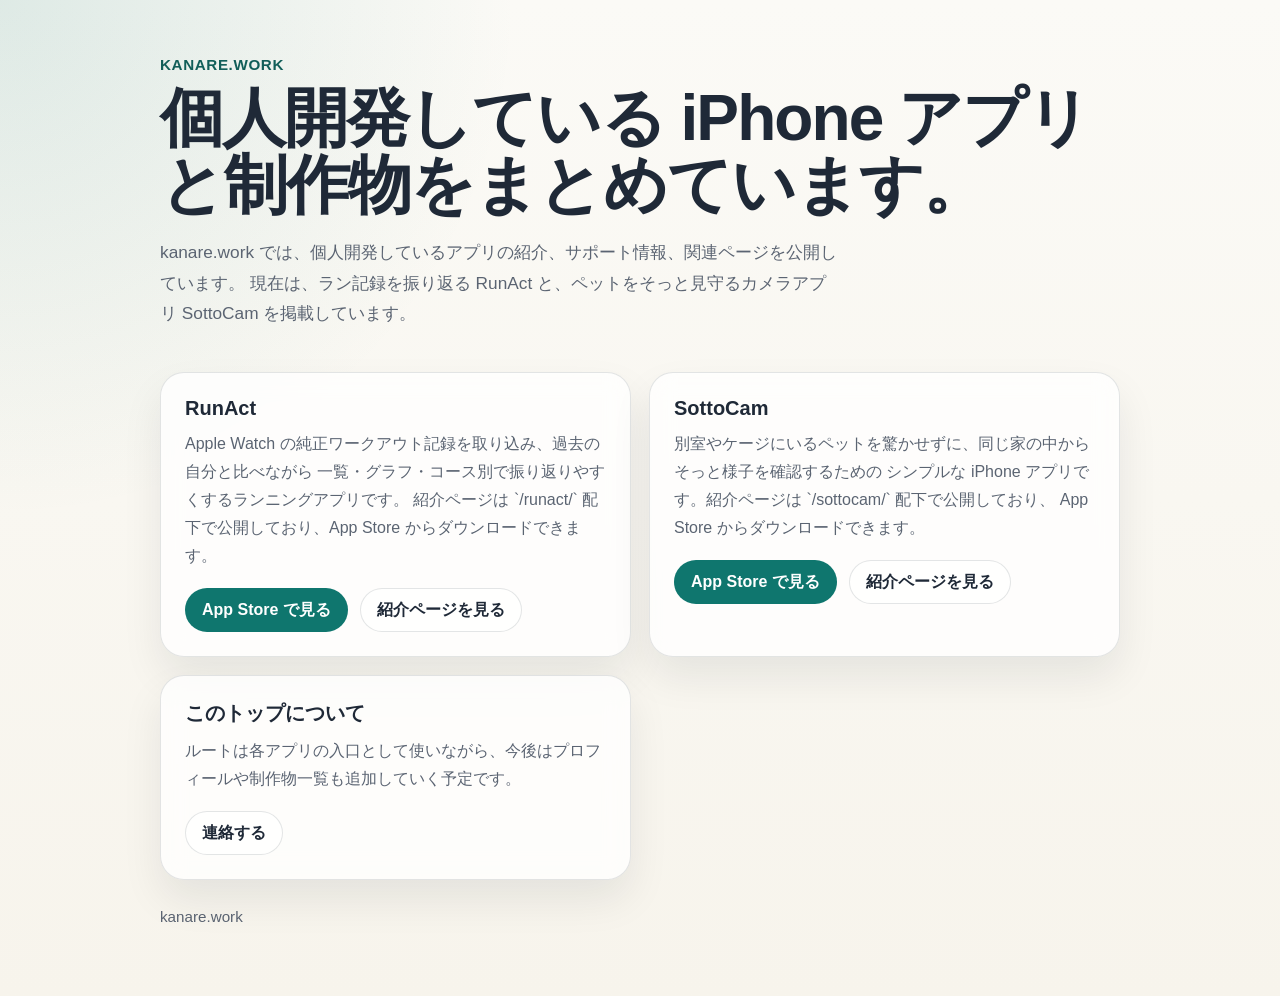
<file: index.html>
<!doctype html>
<html lang="ja">
<head>
  <meta charset="utf-8" />
  <meta name="viewport" content="width=device-width, initial-scale=1" />
  <title>kanare.work</title>
  <meta
    name="description"
    content="kanare が個人開発している iPhone アプリと関連ページをまとめるサイトです。"
  />
  <link rel="canonical" href="https://kanare.work/" />
  <meta name="robots" content="index,follow,max-image-preview:large" />
  <style>
    :root {
      color-scheme: light;
      --bg: #f7f4ec;
      --surface: rgba(255, 255, 255, 0.78);
      --text: #1f2937;
      --muted: #5b6472;
      --line: rgba(31, 41, 55, 0.12);
      --accent: #0f766e;
      --accent-strong: #115e59;
      --shadow: 0 20px 40px rgba(15, 23, 42, 0.08);
    }

    * {
      box-sizing: border-box;
    }

    body {
      margin: 0;
      min-height: 100vh;
      font-family: -apple-system, BlinkMacSystemFont, "Hiragino Sans", "Yu Gothic UI",
        sans-serif;
      color: var(--text);
      background:
        radial-gradient(circle at top left, rgba(15, 118, 110, 0.12), transparent 32%),
        linear-gradient(180deg, #fbfaf6 0%, var(--bg) 100%);
    }

    .shell {
      width: min(960px, calc(100% - 32px));
      margin: 0 auto;
      padding: 32px 0 56px;
    }

    .hero {
      padding: 24px 0 12px;
    }

    .eyebrow {
      margin: 0 0 12px;
      font-size: 0.95rem;
      font-weight: 700;
      letter-spacing: 0.04em;
      text-transform: uppercase;
      color: var(--accent-strong);
    }

    h1 {
      margin: 0;
      font-size: clamp(2.2rem, 5vw, 4rem);
      line-height: 1.05;
      letter-spacing: -0.03em;
    }

    .lead {
      width: min(680px, 100%);
      margin: 18px 0 0;
      font-size: 1.08rem;
      line-height: 1.75;
      color: var(--muted);
    }

    .grid {
      display: grid;
      gap: 18px;
      margin-top: 32px;
    }

    .card {
      padding: 24px;
      border: 1px solid var(--line);
      border-radius: 24px;
      background: var(--surface);
      backdrop-filter: blur(12px);
      box-shadow: var(--shadow);
    }

    .card h2 {
      margin: 0 0 10px;
      font-size: 1.25rem;
    }

    .card p {
      margin: 0;
      line-height: 1.75;
      color: var(--muted);
    }

    .actions {
      display: flex;
      flex-wrap: wrap;
      gap: 12px;
      margin-top: 18px;
    }

    .button {
      display: inline-flex;
      align-items: center;
      justify-content: center;
      min-height: 44px;
      padding: 0 16px;
      border-radius: 999px;
      border: 1px solid transparent;
      font-weight: 700;
      text-decoration: none;
    }

    .button-primary {
      background: var(--accent);
      color: #fff;
    }

    .button-secondary {
      border-color: var(--line);
      color: var(--text);
      background: rgba(255, 255, 255, 0.7);
    }

    .footer {
      margin-top: 28px;
      font-size: 0.95rem;
      color: var(--muted);
    }

    @media (min-width: 720px) {
      .grid {
        grid-template-columns: repeat(2, minmax(0, 1fr));
      }
    }
  </style>
</head>
<body>
  <main class="shell">
    <section class="hero">
      <p class="eyebrow">kanare.work</p>
      <h1>個人開発している iPhone アプリと制作物をまとめています。</h1>
      <p class="lead">
        kanare.work では、個人開発しているアプリの紹介、サポート情報、関連ページを公開しています。
        現在は、ラン記録を振り返る RunAct と、ペットをそっと見守るカメラアプリ SottoCam を掲載しています。
      </p>
    </section>

    <section class="grid" aria-label="公開中の案内">
      <article class="card">
        <h2>RunAct</h2>
        <p>
          Apple Watch の純正ワークアウト記録を取り込み、過去の自分と比べながら
          一覧・グラフ・コース別で振り返りやすくするランニングアプリです。
          紹介ページは `/runact/` 配下で公開しており、App Store からダウンロードできます。
        </p>
        <div class="actions">
          <a
            class="button button-primary"
            href="https://apps.apple.com/jp/app/runact-%E3%83%A9%E3%83%B3%E3%83%8B%E3%83%B3%E3%82%B0%E8%A8%98%E9%8C%B2/id6758392471"
            target="_blank"
            rel="noopener noreferrer"
          >App Store で見る</a>
          <a class="button button-secondary" href="/runact/">紹介ページを見る</a>
        </div>
      </article>

      <article class="card">
        <h2>SottoCam</h2>
        <p>
          別室やケージにいるペットを驚かせずに、同じ家の中からそっと様子を確認するための
          シンプルな iPhone アプリです。紹介ページは `/sottocam/` 配下で公開しており、
          App Store からダウンロードできます。
        </p>
        <div class="actions">
          <a
            class="button button-primary"
            href="https://apps.apple.com/jp/app/%E3%81%9D%E3%81%A3%E3%81%A8cam-%E3%81%BF%E3%81%BE%E3%82%82%E3%82%8A%E3%82%AB%E3%83%A1%E3%83%A9/id6764785370"
            target="_blank"
            rel="noopener noreferrer"
          >App Store で見る</a>
          <a class="button button-secondary" href="/sottocam/">紹介ページを見る</a>
        </div>
      </article>

      <article class="card">
        <h2>このトップについて</h2>
        <p>
          ルートは各アプリの入口として使いながら、今後はプロフィールや制作物一覧も追加していく予定です。
        </p>
        <div class="actions">
          <a class="button button-secondary" href="mailto:kanare.tech@gmail.com">連絡する</a>
        </div>
      </article>
    </section>

    <p class="footer">kanare.work</p>
  </main>
</body>
</html>
</file>
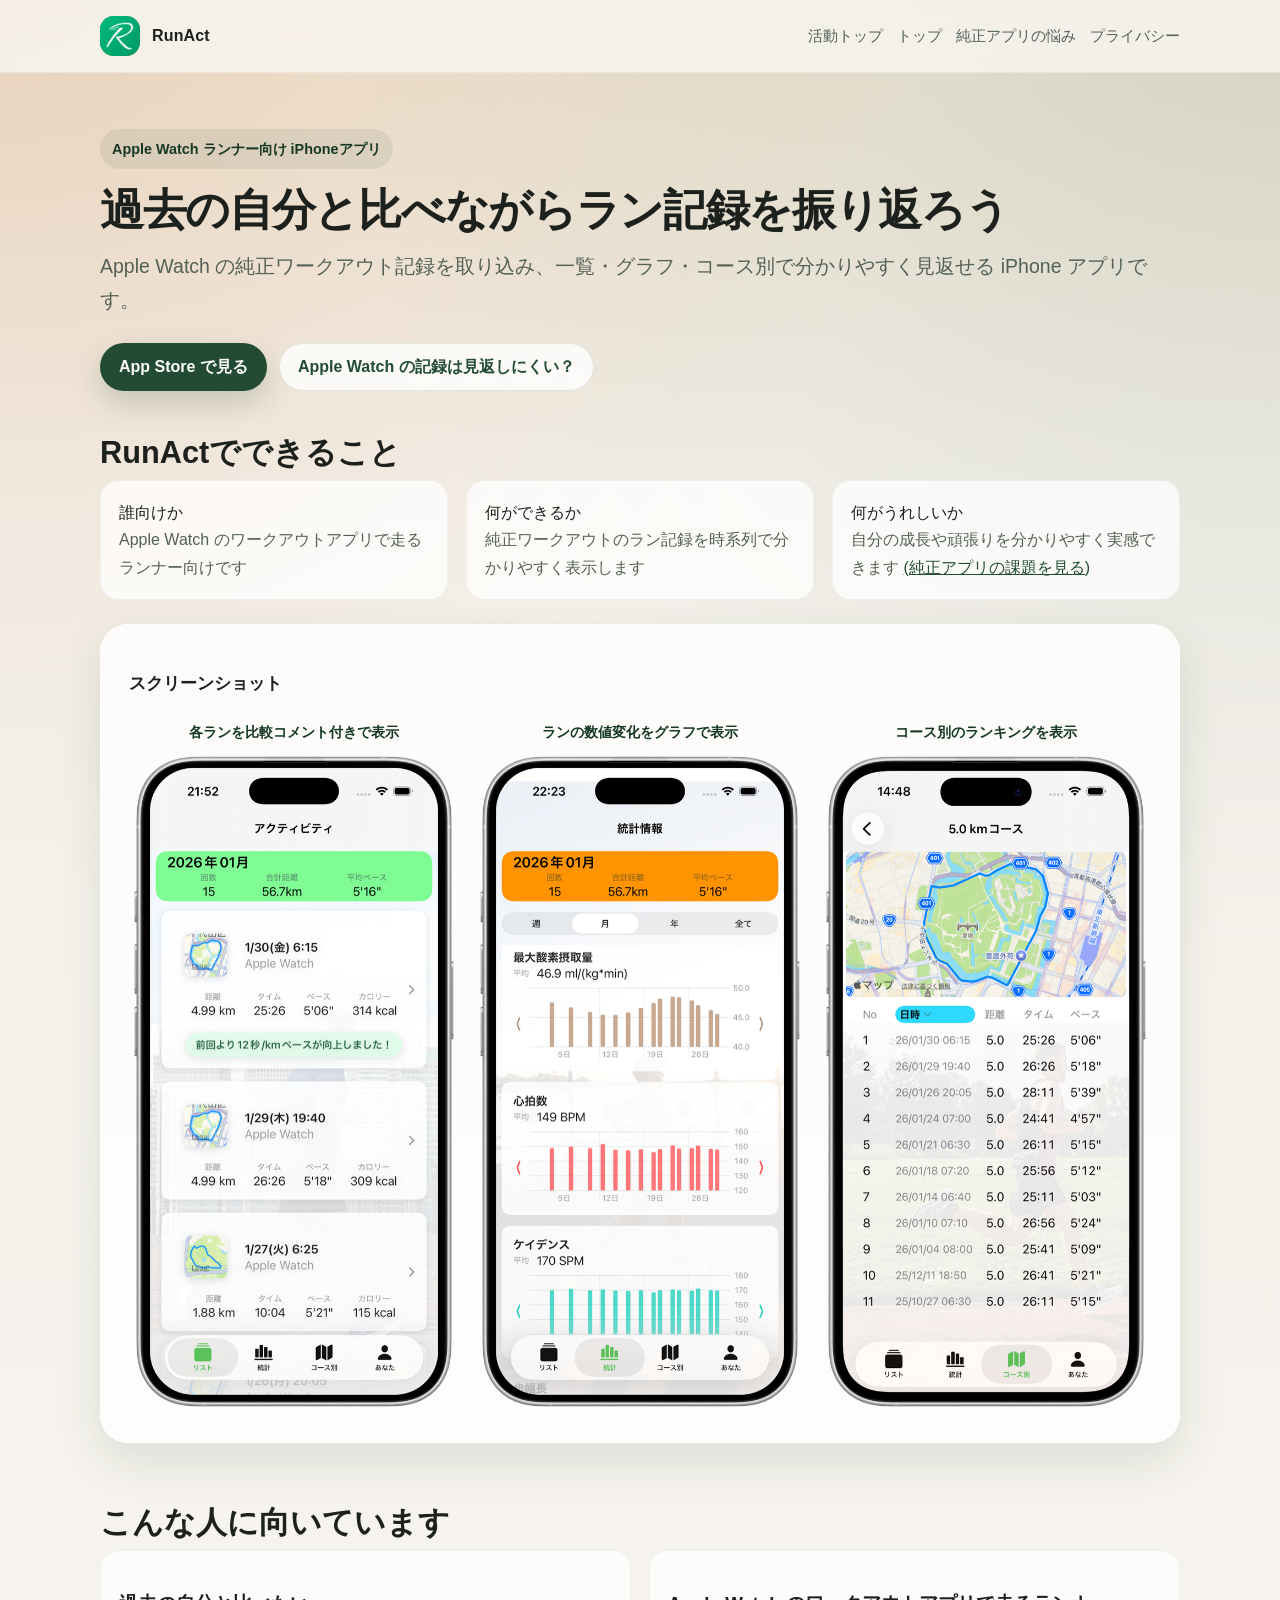
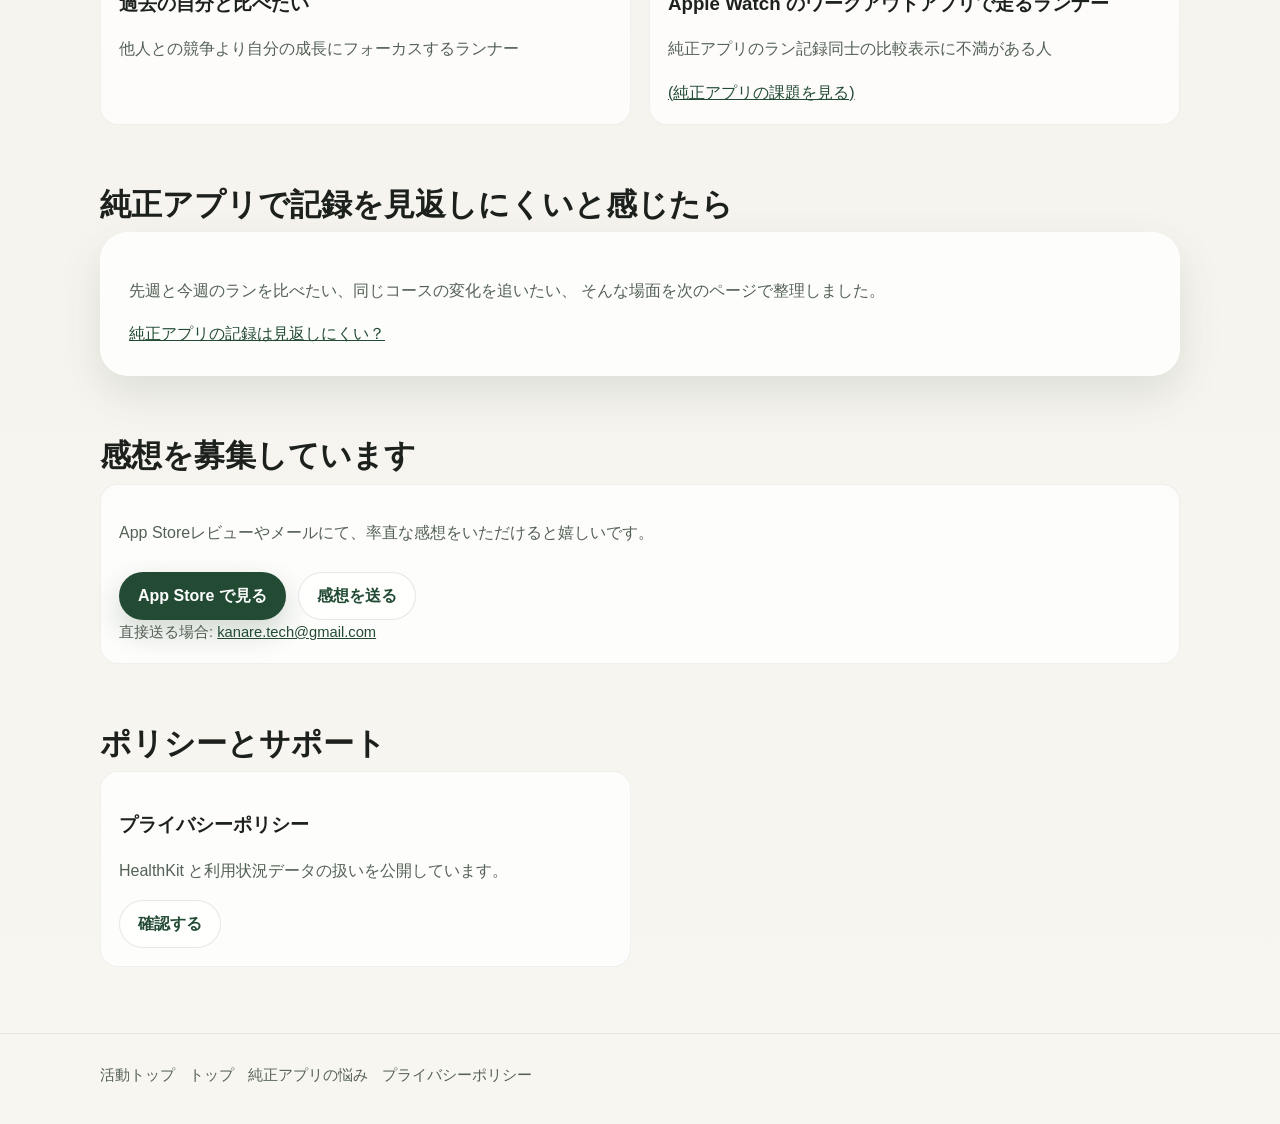
<file: runact/index.html>
<!DOCTYPE html>
<html lang="ja">
<head>
  <meta charset="UTF-8" />
  <meta name="viewport" content="width=device-width, initial-scale=1" />
  <title>RunAct | Apple Watch の純正ワークアウト記録を過去の自分と比べながら振り返る</title>
  <meta
    name="description"
    content="RunAct は、Apple Watch の純正ワークアウト記録を取り込み、過去の自分と比べながら振り返りやすくするランニングアプリです。"
  />
  <meta name="robots" content="index,follow,max-image-preview:large" />
  <link rel="canonical" href="https://kanare.work/runact/" />
  <link rel="stylesheet" href="styles.css" />
</head>
<body>
  <div class="site-shell">
    <header class="site-header">
      <div class="container">
        <a class="brand" href="./">
          <img class="brand-mark" src="assets/icon.png" alt="RunAct icon" />
          <span>RunAct</span>
        </a>
        <nav class="header-nav" aria-label="主要メニュー">
          <a href="https://kanare.work/">活動トップ</a>
          <a href="./">トップ</a>
          <a href="./apple-watch-workout-review.html">純正アプリの悩み</a>
          <a href="./privacy.html">プライバシー</a>
        </nav>
      </div>
    </header>

    <main>
      <section class="section-intro">
        <div class="container">
          <div class="section-intro-body">
            <p class="eyebrow">Apple Watch ランナー向け iPhoneアプリ</p>
            <h1>過去の自分と比べながらラン記録を振り返ろう</h1>
            <p class="lead">
              Apple Watch の純正ワークアウト記録を取り込み、一覧・グラフ・コース別で分かりやすく見返せる iPhone アプリです。
            </p>
            <div class="cta-row">
              <a class="button button-primary" href="https://apps.apple.com/jp/app/runact-%E3%83%A9%E3%83%B3%E3%83%8B%E3%83%B3%E3%82%B0%E8%A8%98%E9%8C%B2/id6758392471">App Store で見る</a>
              <a class="button button-secondary" href="./apple-watch-workout-review.html">Apple Watch の記録は見返しにくい？</a>
            </div>
          </div>
        </div>
      </section>

      <section class="section">
        <div class="container">
          <header class="section-head">
            <h2>RunActでできること</h2>
          </header>
          <dl class="meta-grid section-meta-grid">
            <div class="meta-item">
              <dt>誰向けか</dt>
              <dd>Apple Watch のワークアウトアプリで走るランナー向けです</dd>
            </div>
            <div class="meta-item">
              <dt>何ができるか</dt>
              <dd>純正ワークアウトのラン記録を時系列で分かりやすく表示します</dd>
            </div>
            <div class="meta-item">
              <dt>何がうれしいか</dt>
              <dd>
                自分の成長や頑張りを分かりやすく実感できます
                <a href="./apple-watch-workout-review.html">(純正アプリの課題を見る)</a>
              </dd>
            </div>
          </dl>

          <section class="section-card section-card-media" aria-labelledby="screenshots-heading">
            <h3 id="screenshots-heading">スクリーンショット</h3>
            <div class="shot-grid shot-grid-three">
              <figure class="shot-frame">
                <figcaption class="shot-caption">各ランを比較コメント付きで表示</figcaption>
                <img src="assets/ss_list.png" alt="ラン記録一覧のスクリーンショット" />
              </figure>
              <figure class="shot-frame">
                <figcaption class="shot-caption">ランの数値変化をグラフで表示</figcaption>
                <img src="assets/ss_stats.png" alt="統計画面のスクリーンショット" />
              </figure>
              <figure class="shot-frame">
                <figcaption class="shot-caption">コース別のランキングを表示</figcaption>
                <img src="assets/ss_courseGroup.png" alt="コース内比較画面のスクリーンショット" />
              </figure>
            </div>
          </section>
        </div>
      </section>

      <section class="section">
        <div class="container">
          <header class="section-head">
            <h2>こんな人に向いています</h2>
          </header>
          <ul class="section-grid section-grid-two">
            <li class="feature">
              <h3>過去の自分と比べたい</h3>
              <p>他人との競争より自分の成長にフォーカスするランナー</p>
            </li>
            <li class="feature">
              <h3>Apple Watch のワークアウトアプリで走るランナー</h3>
              <p>純正アプリのラン記録同士の比較表示に不満がある人</p>
              <a href="./apple-watch-workout-review.html">(純正アプリの課題を見る)</a>
            </li>
          </ul>
        </div>
      </section>

      <section class="section">
        <div class="container">
          <header class="section-head">
            <h2>純正アプリで記録を見返しにくいと感じたら</h2>
          </header>
          <div class="section-layout section-layout-wide">
            <div class="section-card rich-text">
              <p>
                先週と今週のランを比べたい、同じコースの変化を追いたい、
                そんな場面を次のページで整理しました。
              </p>
              <a href="./apple-watch-workout-review.html">純正アプリの記録は見返しにくい？</a>
            </div>
          </div>
        </div>
      </section>

      <section class="section">
        <div class="container">
          <header class="section-head">
            <h2>感想を募集しています</h2>
          </header>
          <div class="section-grid section-grid-one">
            <div class="link-card">
              <p>App Storeレビューやメールにて、率直な感想をいただけると嬉しいです。</p>
              <div class="cta-row">
                <a class="button button-primary" href="https://apps.apple.com/jp/app/runact-%E3%83%A9%E3%83%B3%E3%83%8B%E3%83%B3%E3%82%B0%E8%A8%98%E9%8C%B2/id6758392471">App Store で見る</a>
                <a
                  class="button button-secondary"
                  href="mailto:kanare.tech@gmail.com?subject=RunAct%E3%81%AE%E6%84%9F%E6%83%B3%E3%82%92%E9%80%81%E3%82%8A%E3%81%9F%E3%81%84&amp;body=Apple%20Watch%E3%81%A7%E8%B5%B0%E3%81%A3%E3%81%A6%E3%81%84%E3%81%BE%E3%81%99%E3%80%82%0ARunAct%E3%81%AE%E6%84%9F%E6%83%B3%E3%82%92%E9%80%81%E3%82%8A%E3%81%BE%E3%81%99%E3%80%82"
                >感想を送る</a>
              </div>
              <address class="small-note">
                直接送る場合:
                <a href="mailto:kanare.tech@gmail.com">kanare.tech@gmail.com</a>
              </address>
            </div>
          </div>
        </div>
      </section>

      <section class="section">
        <div class="container">
          <header class="section-head">
            <h2>ポリシーとサポート</h2>
          </header>
          <ul class="section-grid section-grid-two">
            <li class="link-card">
              <h3>プライバシーポリシー</h3>
              <p>HealthKit と利用状況データの扱いを公開しています。</p>
              <a class="button button-secondary" href="./privacy.html">確認する</a>
            </li>
          </ul>
        </div>
      </section>
    </main>

    <footer class="site-footer">
      <div class="container">
        <nav class="footer-nav" aria-label="フッターメニュー">
          <a href="https://kanare.work/">活動トップ</a>
          <a href="./">トップ</a>
          <a href="./apple-watch-workout-review.html">純正アプリの悩み</a>
          <a href="./privacy.html">プライバシーポリシー</a>
        </nav>
      </div>
    </footer>
  </div>
</body>
</html>
</file>
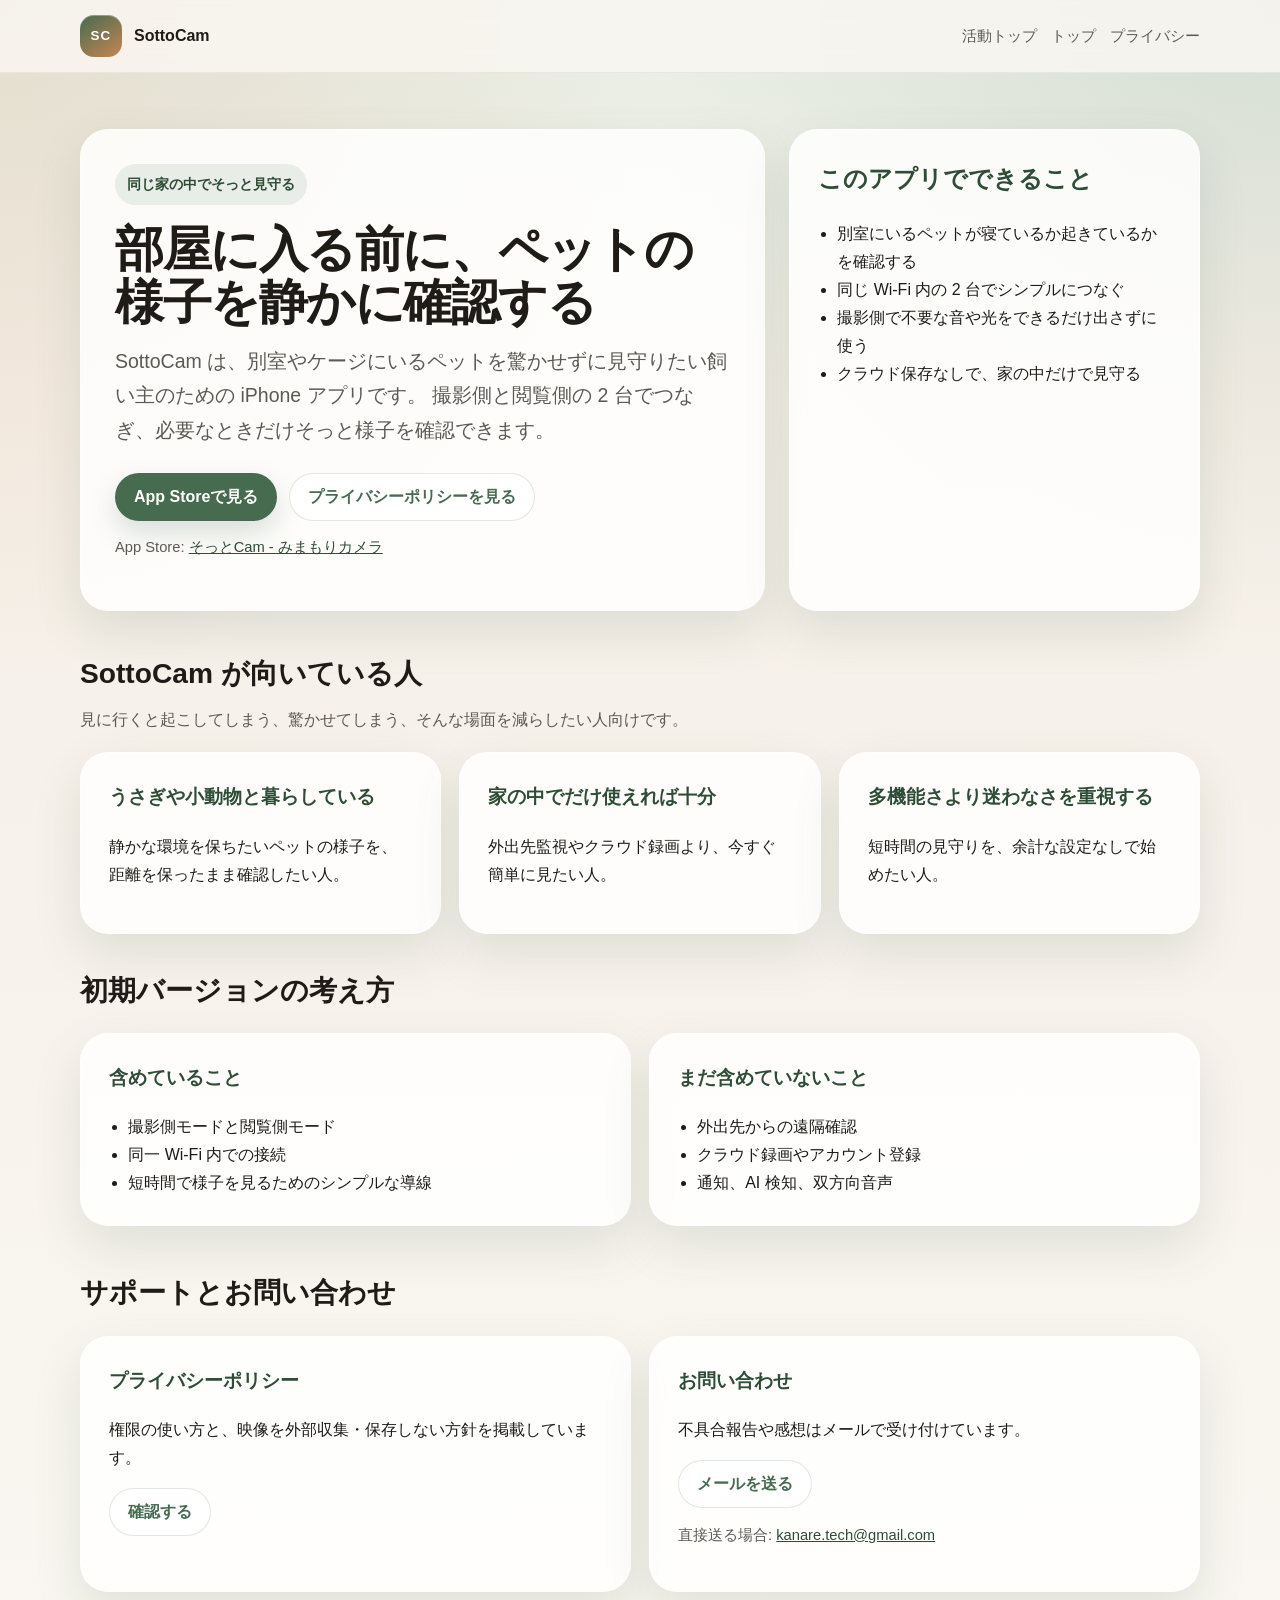
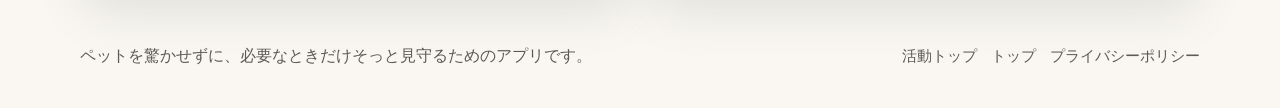
<file: sottocam/index.html>
<!DOCTYPE html>
<html lang="ja">
<head>
  <meta charset="UTF-8" />
  <meta name="viewport" content="width=device-width, initial-scale=1" />
  <title>SottoCam | ペットを驚かせずにそっと見守るシンプルなカメラアプリ</title>
  <meta
    name="description"
    content="SottoCam は、別室やケージにいるペットの様子を、同じ家の中からそっと確認したい飼い主向けのシンプルなカメラアプリです。"
  />
  <meta name="robots" content="index,follow,max-image-preview:large" />
  <link rel="canonical" href="https://kanare.work/sottocam/" />
  <link rel="stylesheet" href="styles.css" />
</head>
<body>
  <div class="site-shell">
    <header class="site-header">
      <div class="container">
        <a class="brand" href="./">
          <span class="brand-mark" aria-hidden="true">SC</span>
          <span>SottoCam</span>
        </a>
        <nav class="header-nav" aria-label="主要メニュー">
          <a href="https://kanare.work/">活動トップ</a>
          <a href="./">トップ</a>
          <a href="./privacy.html">プライバシー</a>
        </nav>
      </div>
    </header>

    <main>
      <section class="hero">
        <div class="container hero-grid">
          <div class="hero-copy">
            <p class="eyebrow">同じ家の中でそっと見守る</p>
            <h1>部屋に入る前に、ペットの様子を静かに確認する</h1>
            <p class="lead">
              SottoCam は、別室やケージにいるペットを驚かせずに見守りたい飼い主のための iPhone アプリです。
              撮影側と閲覧側の 2 台でつなぎ、必要なときだけそっと様子を確認できます。
            </p>
            <div class="cta-row">
              <a
                class="button button-primary"
                href="https://apps.apple.com/jp/app/%E3%81%9D%E3%81%A3%E3%81%A8cam-%E3%81%BF%E3%81%BE%E3%82%82%E3%82%8A%E3%82%AB%E3%83%A1%E3%83%A9/id6764785370"
                target="_blank"
                rel="noopener noreferrer"
              >App Storeで見る</a>
              <a class="button button-secondary" href="./privacy.html">プライバシーポリシーを見る</a>
            </div>
            <p class="small-note">
              App Store:
              <a
                href="https://apps.apple.com/jp/app/%E3%81%9D%E3%81%A3%E3%81%A8cam-%E3%81%BF%E3%81%BE%E3%82%82%E3%82%8A%E3%82%AB%E3%83%A1%E3%83%A9/id6764785370"
                target="_blank"
                rel="noopener noreferrer"
              >そっとCam - みまもりカメラ</a>
            </p>
          </div>
          <aside class="hero-panel" aria-label="アプリの特徴">
            <div class="panel-card">
              <h2>このアプリでできること</h2>
              <ul class="check-list">
                <li>別室にいるペットが寝ているか起きているかを確認する</li>
                <li>同じ Wi-Fi 内の 2 台でシンプルにつなぐ</li>
                <li>撮影側で不要な音や光をできるだけ出さずに使う</li>
                <li>クラウド保存なしで、家の中だけで見守る</li>
              </ul>
            </div>
          </aside>
        </div>
      </section>

      <section class="section">
        <div class="container">
          <header class="section-head">
            <h2>SottoCam が向いている人</h2>
            <p>見に行くと起こしてしまう、驚かせてしまう、そんな場面を減らしたい人向けです。</p>
          </header>
          <div class="grid grid-three">
            <article class="card">
              <h3>うさぎや小動物と暮らしている</h3>
              <p>静かな環境を保ちたいペットの様子を、距離を保ったまま確認したい人。</p>
            </article>
            <article class="card">
              <h3>家の中でだけ使えれば十分</h3>
              <p>外出先監視やクラウド録画より、今すぐ簡単に見たい人。</p>
            </article>
            <article class="card">
              <h3>多機能さより迷わなさを重視する</h3>
              <p>短時間の見守りを、余計な設定なしで始めたい人。</p>
            </article>
          </div>
        </div>
      </section>

      <section class="section section-soft">
        <div class="container">
          <header class="section-head">
            <h2>初期バージョンの考え方</h2>
          </header>
          <div class="grid grid-two">
            <article class="card">
              <h3>含めていること</h3>
              <ul class="bullet-list">
                <li>撮影側モードと閲覧側モード</li>
                <li>同一 Wi-Fi 内での接続</li>
                <li>短時間で様子を見るためのシンプルな導線</li>
              </ul>
            </article>
            <article class="card">
              <h3>まだ含めていないこと</h3>
              <ul class="bullet-list">
                <li>外出先からの遠隔確認</li>
                <li>クラウド録画やアカウント登録</li>
                <li>通知、AI 検知、双方向音声</li>
              </ul>
            </article>
          </div>
        </div>
      </section>

      <section class="section">
        <div class="container">
          <header class="section-head">
            <h2>サポートとお問い合わせ</h2>
          </header>
          <div class="grid grid-two">
            <article class="card">
              <h3>プライバシーポリシー</h3>
              <p>権限の使い方と、映像を外部収集・保存しない方針を掲載しています。</p>
              <a class="button button-secondary" href="./privacy.html">確認する</a>
            </article>
            <article class="card">
              <h3>お問い合わせ</h3>
              <p>不具合報告や感想はメールで受け付けています。</p>
              <a class="button button-secondary" href="mailto:kanare.tech@gmail.com?subject=SottoCam%E3%81%AB%E3%81%A4%E3%81%84%E3%81%A6">メールを送る</a>
              <p class="small-note">
                直接送る場合:
                <a href="mailto:kanare.tech@gmail.com">kanare.tech@gmail.com</a>
              </p>
            </article>
          </div>
        </div>
      </section>
    </main>

    <footer class="site-footer">
      <div class="container">
        <p>ペットを驚かせずに、必要なときだけそっと見守るためのアプリです。</p>
        <nav class="footer-nav" aria-label="フッターメニュー">
          <a href="https://kanare.work/">活動トップ</a>
          <a href="./">トップ</a>
          <a href="./privacy.html">プライバシーポリシー</a>
        </nav>
      </div>
    </footer>
  </div>
</body>
</html>
</file>
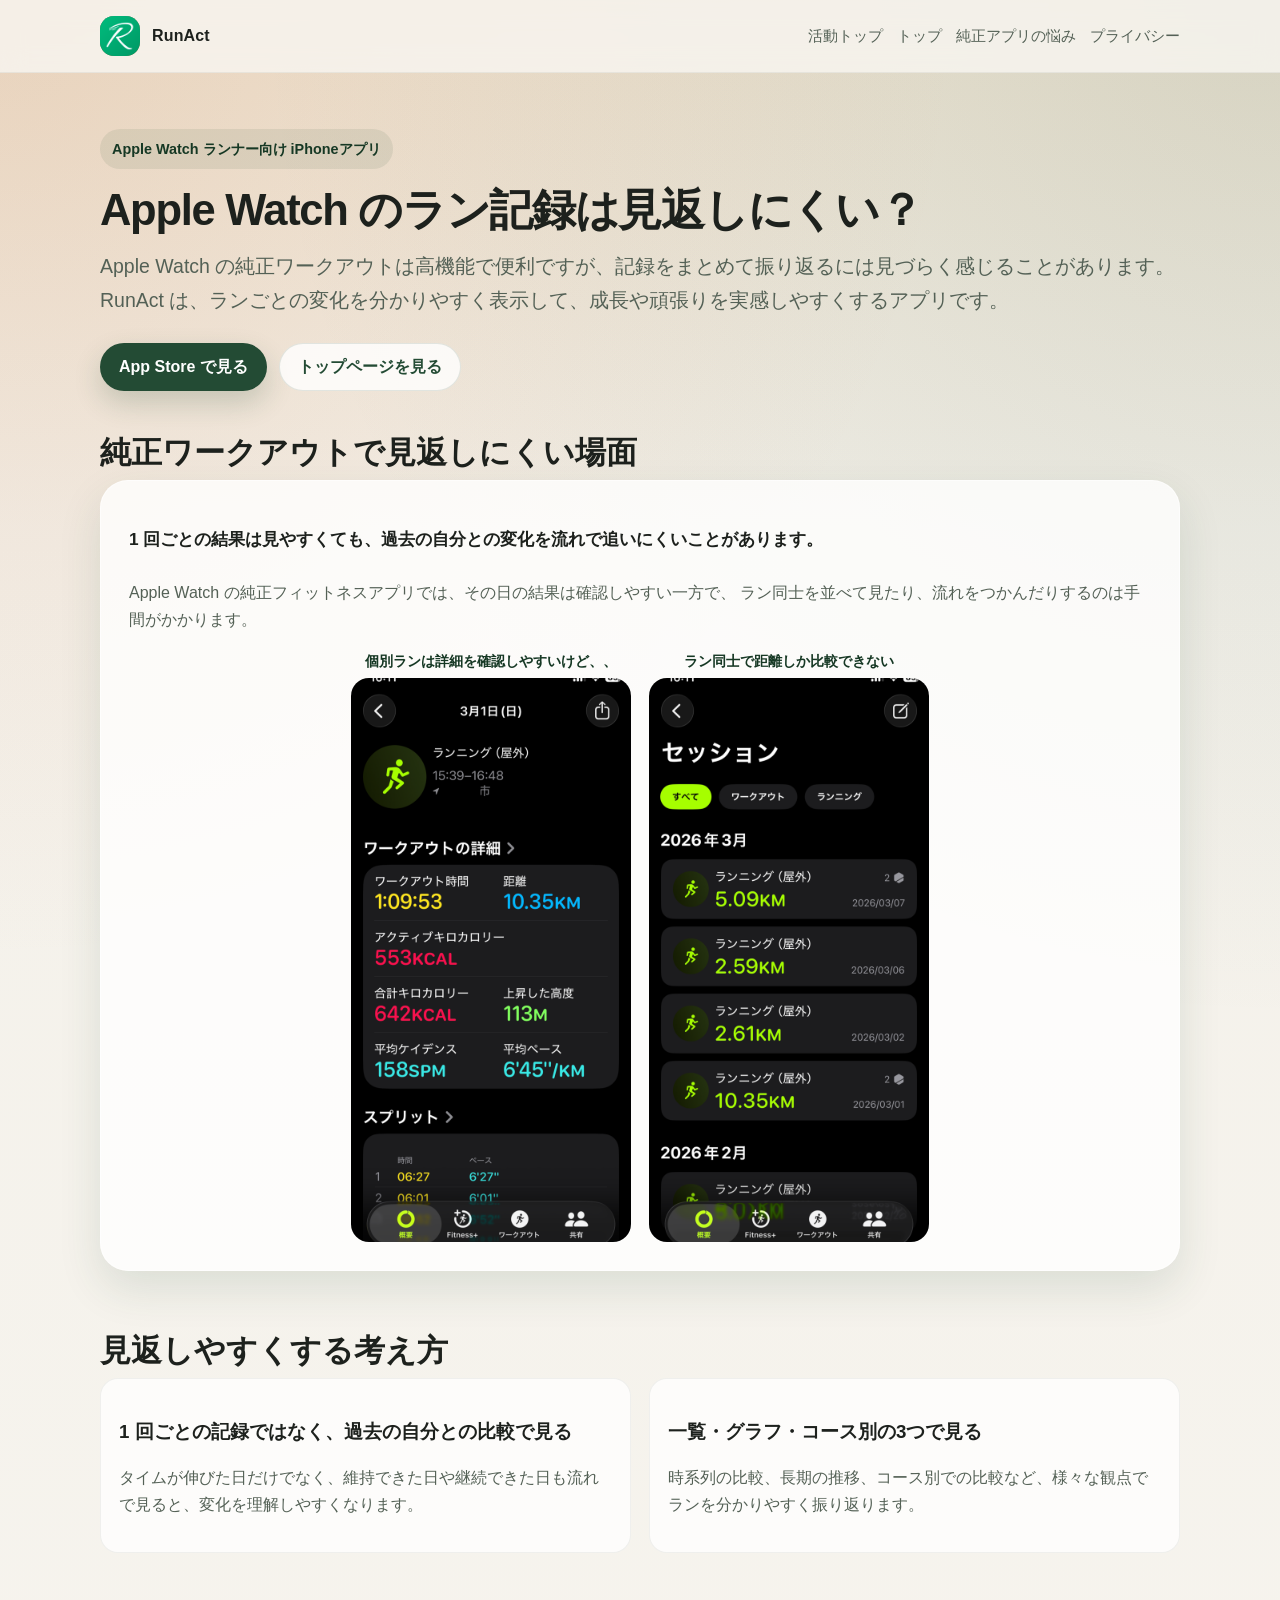
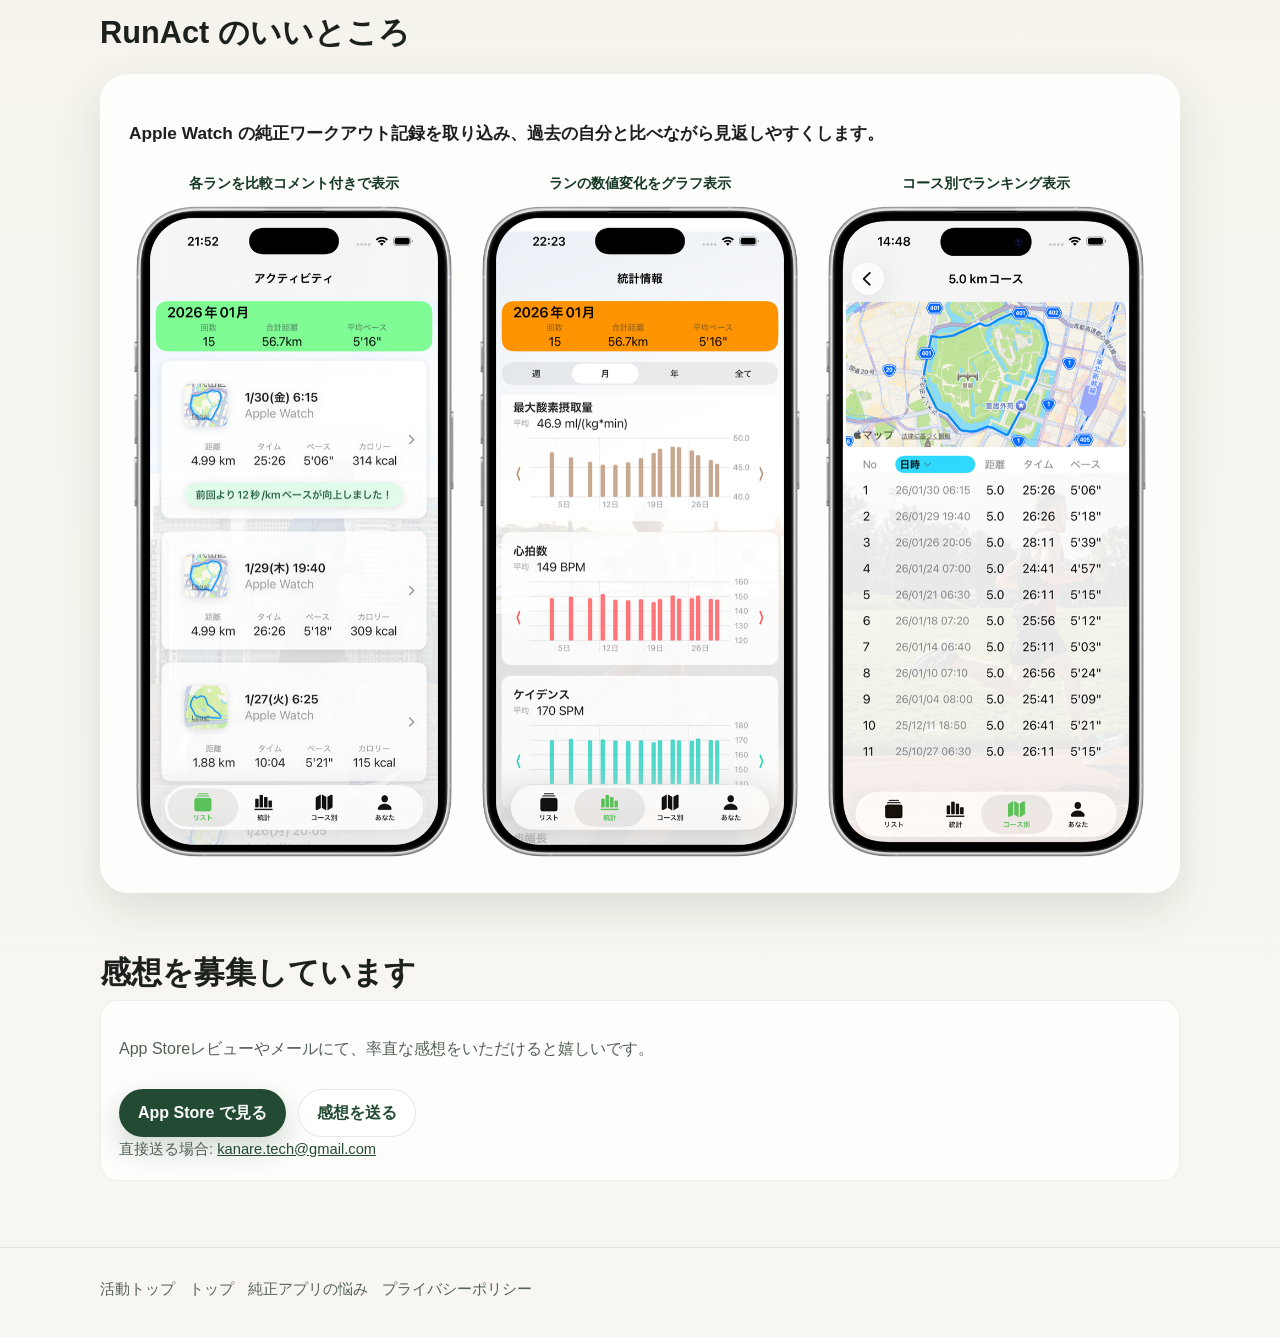
<file: runact/apple-watch-workout-review.html>
<!DOCTYPE html>
<html lang="ja">
<head>
  <meta charset="UTF-8" />
  <meta name="viewport" content="width=device-width, initial-scale=1" />
  <title>Apple Watch の純正ワークアウト記録は見返しにくい？過去の自分と比べながら振り返る方法 | RunAct</title>
  <meta
          name="description"
          content="Apple Watch の純正ワークアウト記録をあとから見返しにくいと感じるランナー向けに、困りやすい場面と過去の自分と比べながら振り返りやすくする方法を整理しました。"
  />
  <meta name="robots" content="index,follow,max-image-preview:large" />
  <link rel="canonical" href="https://kanare.work/runact/apple-watch-workout-review.html" />
  <link rel="stylesheet" href="styles.css" />
</head>
<body>
<div class="site-shell">
  <header class="site-header">
    <div class="container">
      <a class="brand" href="./">
        <img class="brand-mark" src="assets/icon.png" alt="RunAct icon" />
        <span>RunAct</span>
      </a>
      <nav class="header-nav" aria-label="主要メニュー">
        <a href="https://kanare.work/">活動トップ</a>
        <a href="./">トップ</a>
        <a href="./apple-watch-workout-review.html">純正アプリの悩み</a>
        <a href="./privacy.html">プライバシー</a>
      </nav>
    </div>
  </header>

  <main>
    <section class="section-intro">
      <div class="container">
        <div class="section-intro-body">
          <p class="eyebrow">Apple Watch ランナー向け iPhoneアプリ</p>
          <h1>Apple Watch のラン記録は見返しにくい？</h1>
          <p class="lead">
            Apple Watch の純正ワークアウトは高機能で便利ですが、記録をまとめて振り返るには見づらく感じることがあります。
          </p>
          <p class="lead">
            RunAct は、ランごとの変化を分かりやすく表示して、成長や頑張りを実感しやすくするアプリです。
          </p>
          <div class="cta-row">
            <a class="button button-primary" href="https://apps.apple.com/jp/app/runact-%E3%83%A9%E3%83%B3%E3%83%8B%E3%83%B3%E3%82%B0%E8%A8%98%E9%8C%B2/id6758392471">App Store で見る</a>
            <a class="button button-secondary" href="./">トップページを見る</a>
          </div>
        </div>
      </div>
    </section>

    <section class="section">
      <div class="container">
        <header class="section-head">
          <h2>純正ワークアウトで見返しにくい場面</h2>
        </header>
        <div class="section-layout section-layout-wide">
          <div class="section-card rich-text">
            <h3>
              1 回ごとの結果は見やすくても、過去の自分との変化を流れで追いにくいことがあります。
            </h3>
            <p>
              Apple Watch の純正フィットネスアプリでは、その日の結果は確認しやすい一方で、
              ラン同士を並べて見たり、流れをつかんだりするのは手間がかかります。
            </p>
            <div class="shot-grid shot-grid-compare">
              <figure class="shot-frame">
                <figcaption class="shot-caption">個別ランは詳細を確認しやすいけど、、</figcaption>
                <img src="assets/fitness_detail.PNG" alt="統計画面のスクリーンショット" />
              </figure>
              <figure class="shot-frame">
                <figcaption class="shot-caption">ラン同士で距離しか比較できない</figcaption>
                <img src="assets/fitness_list.PNG" alt="ラン記録一覧のスクリーンショット" />
              </figure>
            </div>
          </div>
        </div>
      </div>
    </section>

    <section class="section">
      <div class="container">
        <header class="section-head">
          <h2>見返しやすくする考え方</h2>
        </header>
        <ul class="section-grid section-grid-two">
          <li class="feature">
            <h3>1 回ごとの記録ではなく、過去の自分との比較で見る</h3>
            <p>タイムが伸びた日だけでなく、維持できた日や継続できた日も流れで見ると、変化を理解しやすくなります。</p>
          </li>
          <li class="feature">
            <h3>一覧・グラフ・コース別の3つで見る</h3>
            <p>時系列の比較、長期の推移、コース別での比較など、様々な観点でランを分かりやすく振り返ります。</p>
          </li>
        </ul>
      </div>
    </section>

    <section class="section">
      <div class="container">
        <header class="section-head">
          <h2>RunAct のいいところ</h2>
        </header>
        <section class="section-card section-card-media" aria-labelledby="runact-strengths-heading">
          <h3 id="runact-strengths-heading">
            Apple Watch の純正ワークアウト記録を取り込み、過去の自分と比べながら見返しやすくします。
          </h3>
          <div class="shot-grid shot-grid-three">
            <figure class="shot-frame">
              <figcaption class="shot-caption">各ランを比較コメント付きで表示</figcaption>
              <img src="assets/ss_list.png" alt="ラン記録一覧のスクリーンショット" />
            </figure>
            <figure class="shot-frame">
              <figcaption class="shot-caption">ランの数値変化をグラフ表示</figcaption>
              <img src="assets/ss_stats.png" alt="統計画面のスクリーンショット" />
            </figure>
            <figure class="shot-frame">
              <figcaption class="shot-caption">コース別でランキング表示</figcaption>
              <img src="assets/ss_courseGroup.png" alt="コース内比較画面のスクリーンショット" />
            </figure>
          </div>
        </section>
      </div>
    </section>

    <section class="section">
      <div class="container">
        <header class="section-head">
          <h2>感想を募集しています</h2>
        </header>
        <div class="section-grid section-grid-one">
          <div class="link-card">
            <p>App Storeレビューやメールにて、率直な感想をいただけると嬉しいです。</p>
            <div class="cta-row">
              <a class="button button-primary" href="https://apps.apple.com/jp/app/runact-%E3%83%A9%E3%83%B3%E3%83%8B%E3%83%B3%E3%82%B0%E8%A8%98%E9%8C%B2/id6758392471">App Store で見る</a>
              <a
                      class="button button-secondary"
                      href="mailto:kanare.tech@gmail.com?subject=RunAct%E3%81%AE%E6%84%9F%E6%83%B3%E3%82%92%E9%80%81%E3%82%8A%E3%81%9F%E3%81%84&amp;body=Apple%20Watch%E3%81%A7%E8%B5%B0%E3%81%A3%E3%81%A6%E3%81%84%E3%81%BE%E3%81%99%E3%80%82%0ARunAct%E3%81%AE%E6%84%9F%E6%83%B3%E3%82%92%E9%80%81%E3%82%8A%E3%81%BE%E3%81%99%E3%80%82"
              >感想を送る</a>
            </div>
            <address class="small-note">
              直接送る場合:
              <a href="mailto:kanare.tech@gmail.com">kanare.tech@gmail.com</a>
            </address>
          </div>
        </div>
      </div>
    </section>
  </main>

  <footer class="site-footer">
    <div class="container">
      <nav class="footer-nav" aria-label="フッターメニュー">
        <a href="https://kanare.work/">活動トップ</a>
        <a href="./">トップ</a>
        <a href="./apple-watch-workout-review.html">純正アプリの悩み</a>
        <a href="./privacy.html">プライバシーポリシー</a>
      </nav>
    </div>
  </footer>
</div>
</body>
</html>
</file>
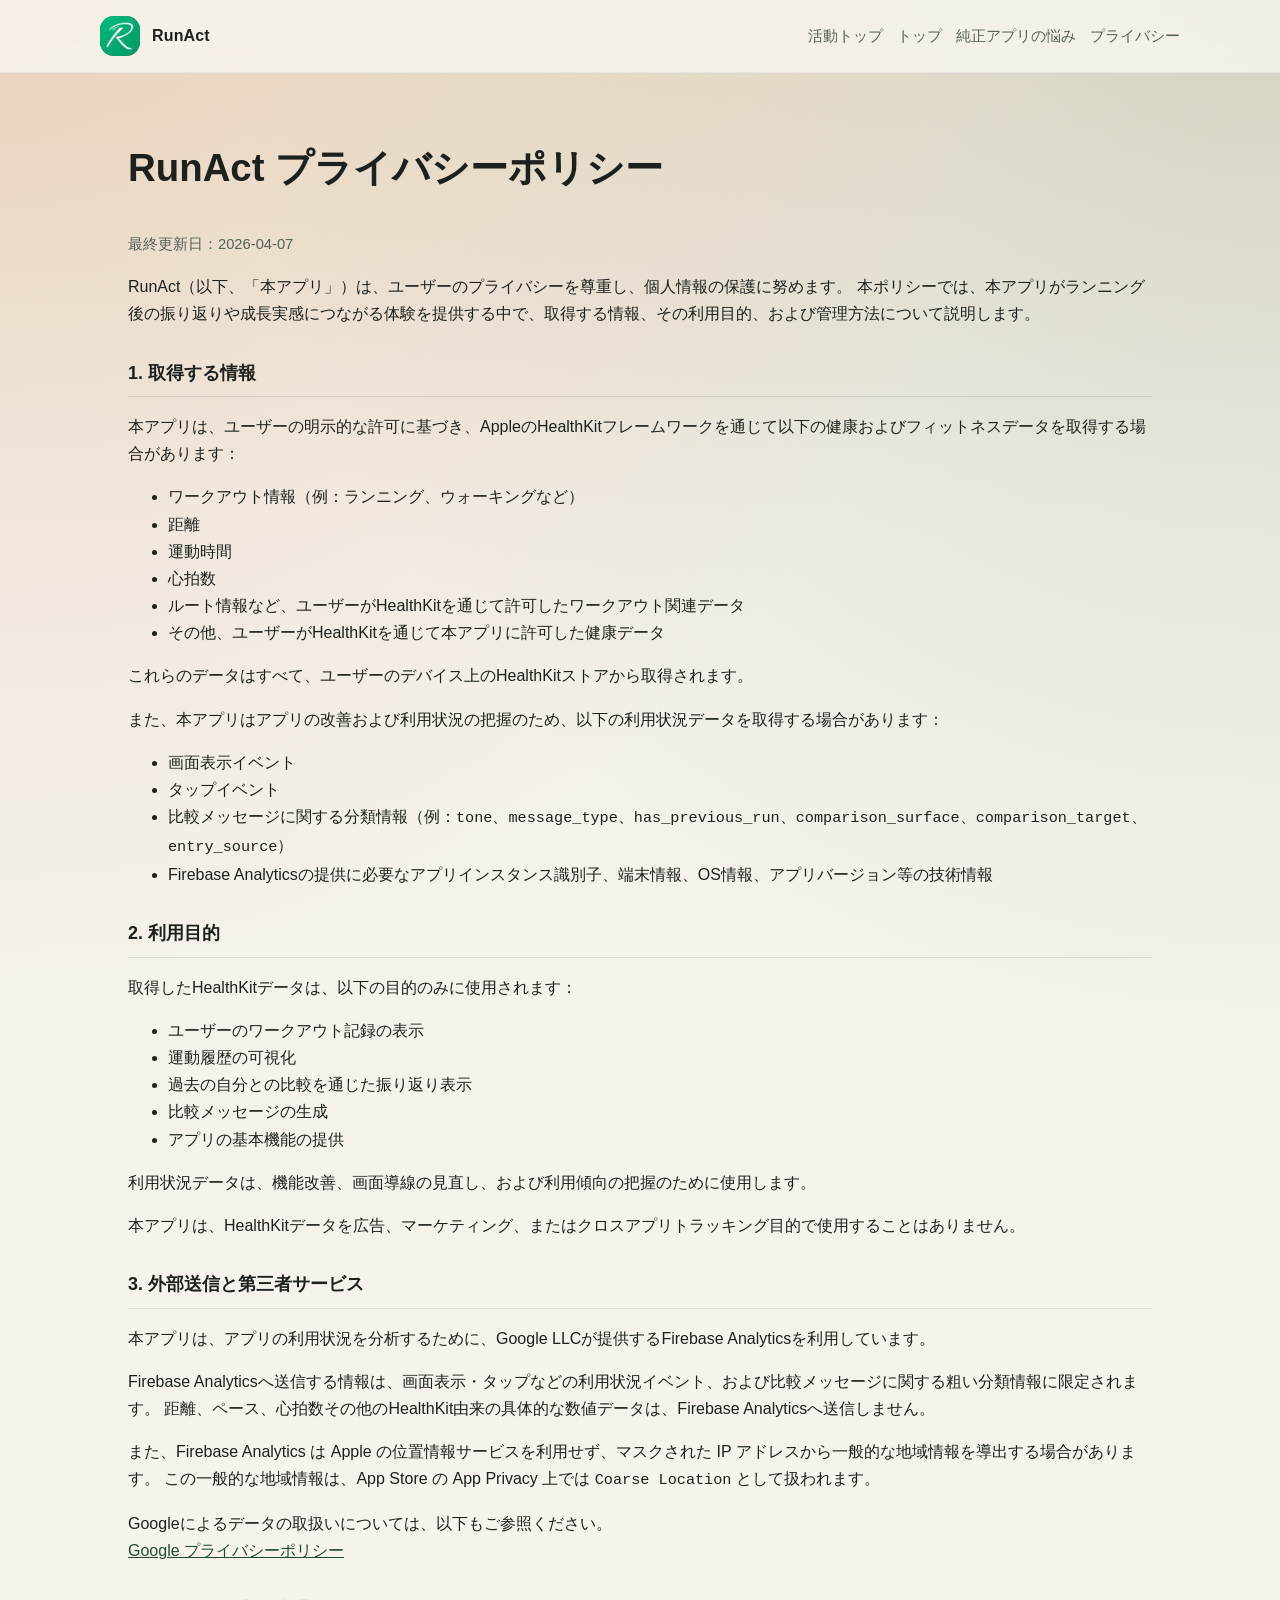
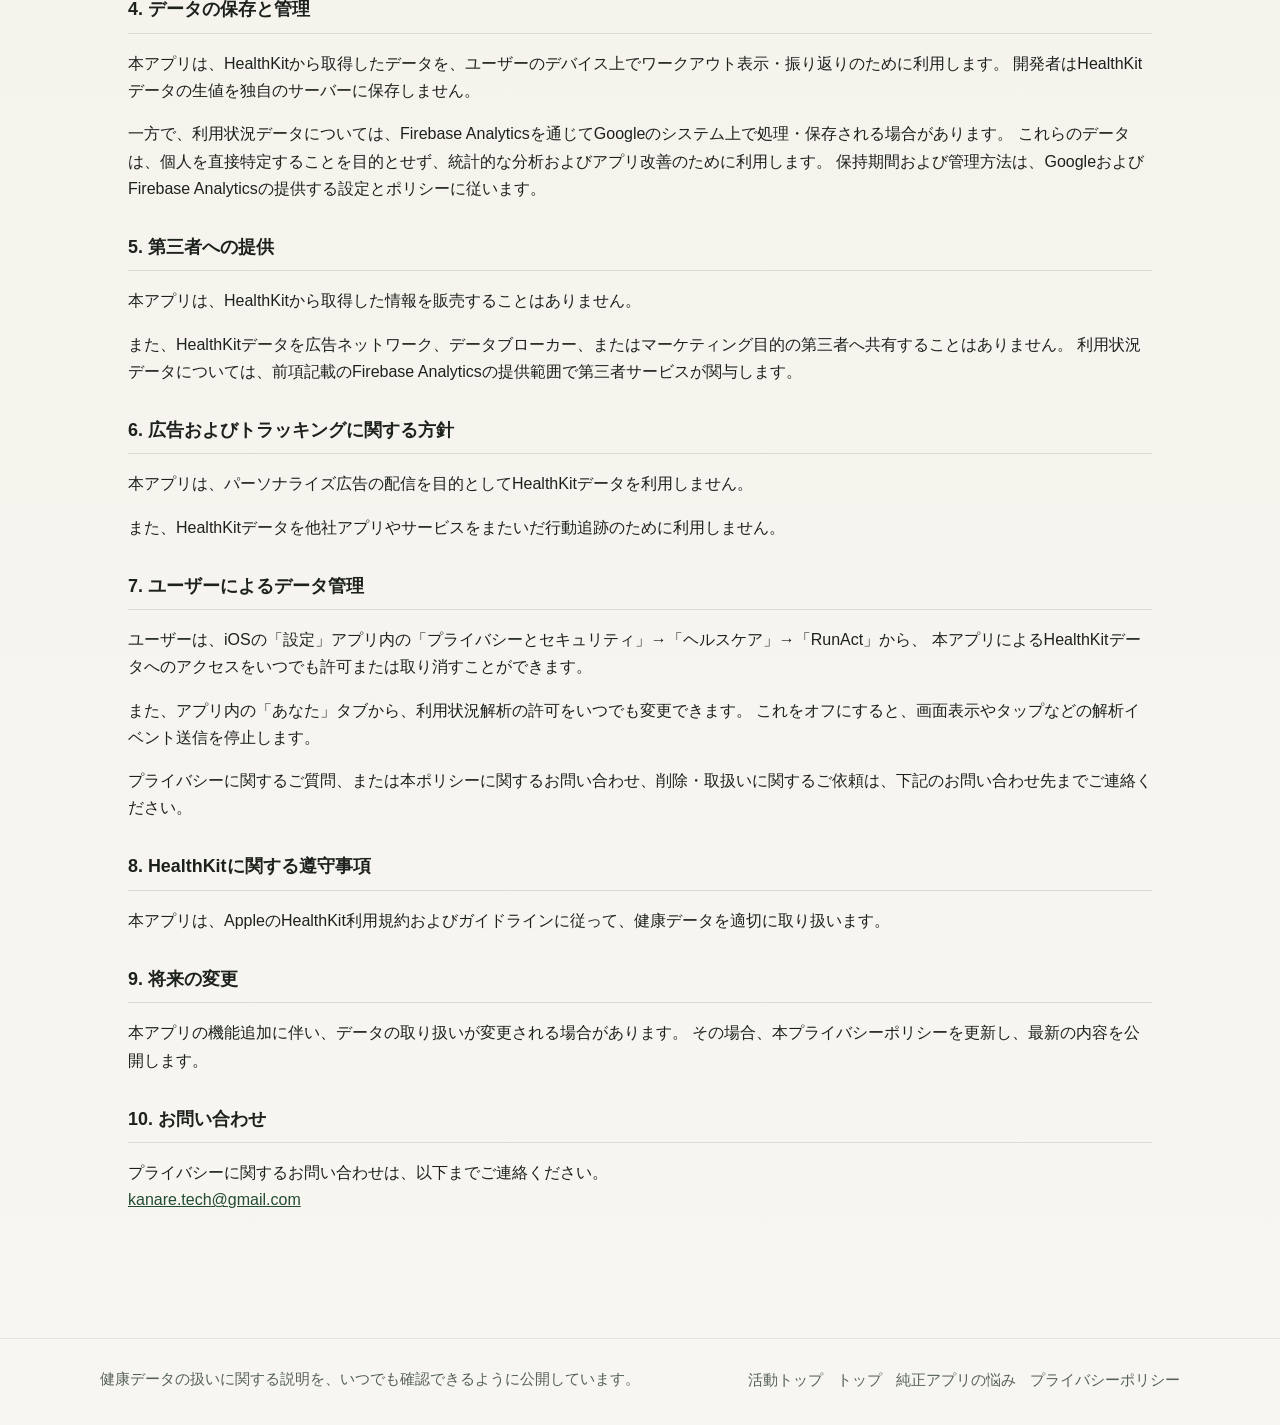
<file: runact/privacy.html>
<!DOCTYPE html>
<html lang="ja">
<head>
  <meta charset="UTF-8" />
  <meta name="viewport" content="width=device-width, initial-scale=1" />
  <title>RunAct プライバシーポリシー</title>
  <meta
    name="description"
    content="RunAct のプライバシーポリシーです。HealthKit と利用状況データの扱い、お問い合わせ先を掲載しています。"
  />
  <meta name="robots" content="noindex,follow" />
  <link rel="canonical" href="https://kanare.work/runact/privacy.html" />
  <link rel="stylesheet" href="styles.css" />
</head>
<body>
  <div class="site-shell">
    <header class="site-header">
      <div class="container">
        <a class="brand" href="./">
          <img class="brand-mark" src="assets/icon.png" alt="RunAct icon" />
          <span>RunAct</span>
        </a>
        <nav class="header-nav" aria-label="主要メニュー">
          <a href="https://kanare.work/">活動トップ</a>
          <a href="./">トップ</a>
          <a href="./apple-watch-workout-review.html">純正アプリの悩み</a>
          <a href="./privacy.html">プライバシー</a>
        </nav>
      </div>
    </header>

    <main class="legal-page">
      <div class="container">
        <article class="hero-card legal-card">
          <h1>RunAct プライバシーポリシー</h1>

          <p class="small-note">最終更新日：<time datetime="2026-04-07">2026-04-07</time></p>

          <p>
            RunAct（以下、「本アプリ」）は、ユーザーのプライバシーを尊重し、個人情報の保護に努めます。
            本ポリシーでは、本アプリがランニング後の振り返りや成長実感につながる体験を提供する中で、取得する情報、その利用目的、および管理方法について説明します。
          </p>

          <h2>1. 取得する情報</h2>

          <p>
            本アプリは、ユーザーの明示的な許可に基づき、AppleのHealthKitフレームワークを通じて以下の健康およびフィットネスデータを取得する場合があります：
          </p>

          <ul>
            <li>ワークアウト情報（例：ランニング、ウォーキングなど）</li>
            <li>距離</li>
            <li>運動時間</li>
            <li>心拍数</li>
            <li>ルート情報など、ユーザーがHealthKitを通じて許可したワークアウト関連データ</li>
            <li>その他、ユーザーがHealthKitを通じて本アプリに許可した健康データ</li>
          </ul>

          <p>
            これらのデータはすべて、ユーザーのデバイス上のHealthKitストアから取得されます。
          </p>

          <p>
            また、本アプリはアプリの改善および利用状況の把握のため、以下の利用状況データを取得する場合があります：
          </p>

          <ul>
            <li>画面表示イベント</li>
            <li>タップイベント</li>
            <li>比較メッセージに関する分類情報（例：<code>tone</code>、<code>message_type</code>、<code>has_previous_run</code>、<code>comparison_surface</code>、<code>comparison_target</code>、<code>entry_source</code>）</li>
            <li>Firebase Analyticsの提供に必要なアプリインスタンス識別子、端末情報、OS情報、アプリバージョン等の技術情報</li>
          </ul>

          <h2>2. 利用目的</h2>

          <p>取得したHealthKitデータは、以下の目的のみに使用されます：</p>

          <ul>
            <li>ユーザーのワークアウト記録の表示</li>
            <li>運動履歴の可視化</li>
            <li>過去の自分との比較を通じた振り返り表示</li>
            <li>比較メッセージの生成</li>
            <li>アプリの基本機能の提供</li>
          </ul>

          <p>
            利用状況データは、機能改善、画面導線の見直し、および利用傾向の把握のために使用します。
          </p>

          <p>
            本アプリは、HealthKitデータを広告、マーケティング、またはクロスアプリトラッキング目的で使用することはありません。
          </p>

          <h2>3. 外部送信と第三者サービス</h2>

          <p>
            本アプリは、アプリの利用状況を分析するために、Google LLCが提供するFirebase Analyticsを利用しています。
          </p>

          <p>
            Firebase Analyticsへ送信する情報は、画面表示・タップなどの利用状況イベント、および比較メッセージに関する粗い分類情報に限定されます。
            距離、ペース、心拍数その他のHealthKit由来の具体的な数値データは、Firebase Analyticsへ送信しません。
          </p>

          <p>
            また、Firebase Analytics は Apple の位置情報サービスを利用せず、マスクされた IP アドレスから一般的な地域情報を導出する場合があります。
            この一般的な地域情報は、App Store の App Privacy 上では <code>Coarse Location</code> として扱われます。
          </p>

          <p>
            Googleによるデータの取扱いについては、以下もご参照ください。<br />
            <a href="https://policies.google.com/privacy?hl=ja" target="_blank" rel="noopener">Google プライバシーポリシー</a>
          </p>

          <h2>4. データの保存と管理</h2>

          <p>
            本アプリは、HealthKitから取得したデータを、ユーザーのデバイス上でワークアウト表示・振り返りのために利用します。
            開発者はHealthKitデータの生値を独自のサーバーに保存しません。
          </p>

          <p>
            一方で、利用状況データについては、Firebase Analyticsを通じてGoogleのシステム上で処理・保存される場合があります。
            これらのデータは、個人を直接特定することを目的とせず、統計的な分析およびアプリ改善のために利用します。
            保持期間および管理方法は、GoogleおよびFirebase Analyticsの提供する設定とポリシーに従います。
          </p>

          <h2>5. 第三者への提供</h2>

          <p>
            本アプリは、HealthKitから取得した情報を販売することはありません。
          </p>

          <p>
            また、HealthKitデータを広告ネットワーク、データブローカー、またはマーケティング目的の第三者へ共有することはありません。
            利用状況データについては、前項記載のFirebase Analyticsの提供範囲で第三者サービスが関与します。
          </p>

          <h2>6. 広告およびトラッキングに関する方針</h2>

          <p>
            本アプリは、パーソナライズ広告の配信を目的としてHealthKitデータを利用しません。
          </p>

          <p>
            また、HealthKitデータを他社アプリやサービスをまたいだ行動追跡のために利用しません。
          </p>

          <h2>7. ユーザーによるデータ管理</h2>

          <p>
            ユーザーは、iOSの「設定」アプリ内の「プライバシーとセキュリティ」→「ヘルスケア」→「RunAct」から、
            本アプリによるHealthKitデータへのアクセスをいつでも許可または取り消すことができます。
          </p>

          <p>
            また、アプリ内の「あなた」タブから、利用状況解析の許可をいつでも変更できます。
            これをオフにすると、画面表示やタップなどの解析イベント送信を停止します。
          </p>

          <p>
            プライバシーに関するご質問、または本ポリシーに関するお問い合わせ、削除・取扱いに関するご依頼は、下記のお問い合わせ先までご連絡ください。
          </p>

          <h2>8. HealthKitに関する遵守事項</h2>

          <p>
            本アプリは、AppleのHealthKit利用規約およびガイドラインに従って、健康データを適切に取り扱います。
          </p>

          <h2>9. 将来の変更</h2>

          <p>
            本アプリの機能追加に伴い、データの取り扱いが変更される場合があります。
            その場合、本プライバシーポリシーを更新し、最新の内容を公開します。
          </p>

          <h2>10. お問い合わせ</h2>

          <address>
            プライバシーに関するお問い合わせは、以下までご連絡ください。<br />
            <a href="mailto:kanare.tech@gmail.com">kanare.tech@gmail.com</a>
          </address>
        </article>
      </div>
    </main>

    <footer class="site-footer">
      <div class="container">
        <p>健康データの扱いに関する説明を、いつでも確認できるように公開しています。</p>
        <nav class="footer-nav" aria-label="フッターメニュー">
          <a href="https://kanare.work/">活動トップ</a>
          <a href="./">トップ</a>
          <a href="./apple-watch-workout-review.html">純正アプリの悩み</a>
          <a href="./privacy.html">プライバシーポリシー</a>
        </nav>
      </div>
    </footer>
  </div>
</body>
</html>
</file>
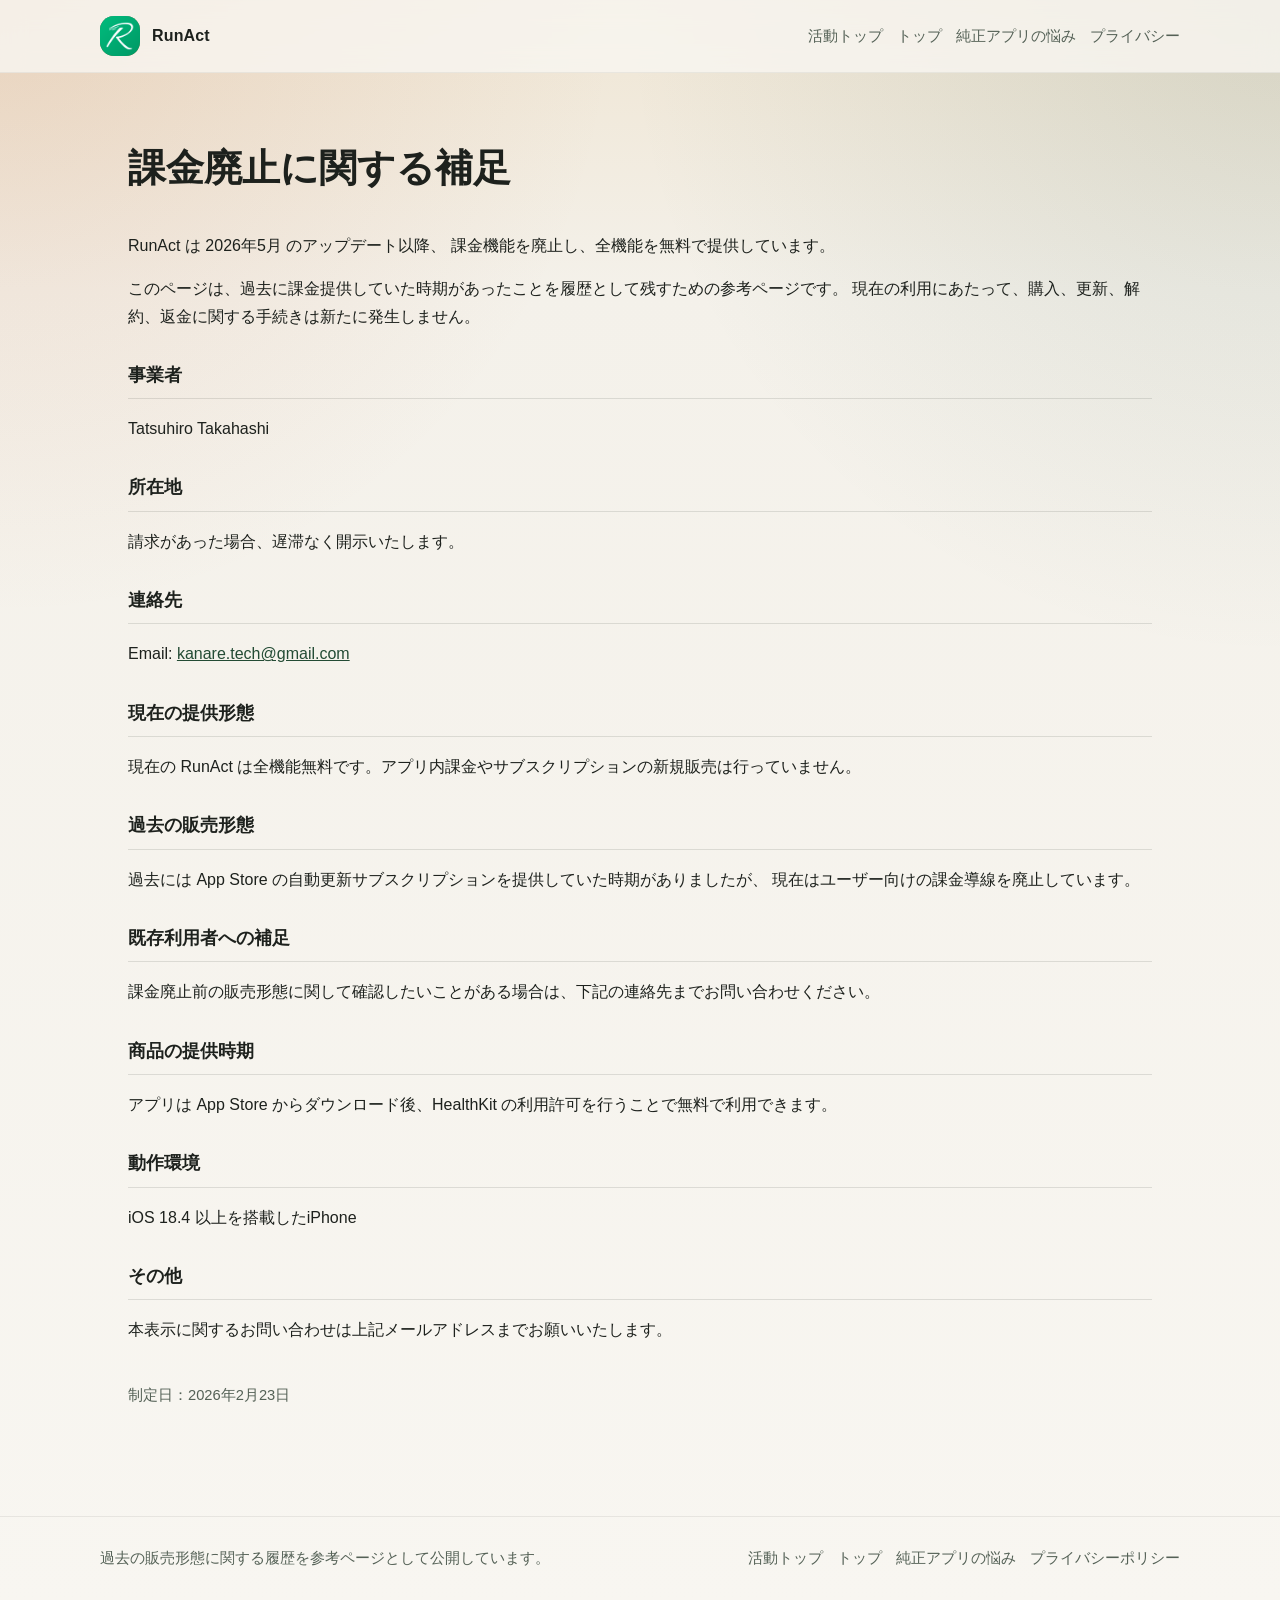
<file: runact/tokushoho.html>
<!DOCTYPE html>
<html lang="ja">
<head>
    <meta charset="UTF-8"/>
    <meta name="viewport" content="width=device-width, initial-scale=1"/>
    <title>課金廃止に関する補足 | RunAct</title>
    <meta
        name="description"
        content="RunAct の課金廃止に関する参考ページです。現在は全機能を無料で提供していることと、過去の販売形態の履歴を掲載しています。"
    />
    <meta name="robots" content="noindex,follow" />
    <link rel="canonical" href="https://kanare.work/runact/tokushoho.html" />
    <link rel="stylesheet" href="styles.css" />
</head>
<body>
  <div class="site-shell">
    <header class="site-header">
      <div class="container">
        <a class="brand" href="./">
            <img class="brand-mark" src="assets/icon.png" alt="RunAct icon" />
          <span>RunAct</span>
        </a>
        <nav class="header-nav" aria-label="主要メニュー">
          <a href="https://kanare.work/">活動トップ</a>
          <a href="./">トップ</a>
          <a href="./apple-watch-workout-review.html">純正アプリの悩み</a>
          <a href="./privacy.html">プライバシー</a>
        </nav>
      </div>
    </header>

    <main class="legal-page">
      <div class="container">
        <article class="hero-card legal-card">
          <h1>課金廃止に関する補足</h1>

          <p>
              RunAct は <time datetime="2026-05">2026年5月</time> のアップデート以降、
              課金機能を廃止し、全機能を無料で提供しています。
          </p>

          <p>
              このページは、過去に課金提供していた時期があったことを履歴として残すための参考ページです。
              現在の利用にあたって、購入、更新、解約、返金に関する手続きは新たに発生しません。
          </p>

          <h2>事業者</h2>
          <p>Tatsuhiro Takahashi</p>

          <h2>所在地</h2>
          <p>請求があった場合、遅滞なく開示いたします。</p>

          <h2>連絡先</h2>
          <address>Email: <a href="mailto:kanare.tech@gmail.com">kanare.tech@gmail.com</a></address>

          <h2>現在の提供形態</h2>
          <p>
              現在の RunAct は全機能無料です。アプリ内課金やサブスクリプションの新規販売は行っていません。
          </p>

          <h2>過去の販売形態</h2>
          <p>
              過去には App Store の自動更新サブスクリプションを提供していた時期がありましたが、
              現在はユーザー向けの課金導線を廃止しています。
          </p>

          <h2>既存利用者への補足</h2>
          <p>
              課金廃止前の販売形態に関して確認したいことがある場合は、下記の連絡先までお問い合わせください。
          </p>

          <h2>商品の提供時期</h2>
          <p>
              アプリは App Store からダウンロード後、HealthKit の利用許可を行うことで無料で利用できます。
          </p>

          <h2>動作環境</h2>
          <p>
              iOS 18.4 以上を搭載したiPhone
          </p>

          <h2>その他</h2>
          <p>
              本表示に関するお問い合わせは上記メールアドレスまでお願いいたします。
          </p>

          <p class="small-note" style="margin-top: 40px;">
              制定日：<time datetime="2026-02-23">2026年2月23日</time>
          </p>
        </article>
      </div>
    </main>

    <footer class="site-footer">
      <div class="container">
        <p>過去の販売形態に関する履歴を参考ページとして公開しています。</p>
        <nav class="footer-nav" aria-label="フッターメニュー">
          <a href="https://kanare.work/">活動トップ</a>
          <a href="./">トップ</a>
          <a href="./apple-watch-workout-review.html">純正アプリの悩み</a>
          <a href="./privacy.html">プライバシーポリシー</a>
        </nav>
      </div>
    </footer>
  </div>
</body>
</html>
</file>
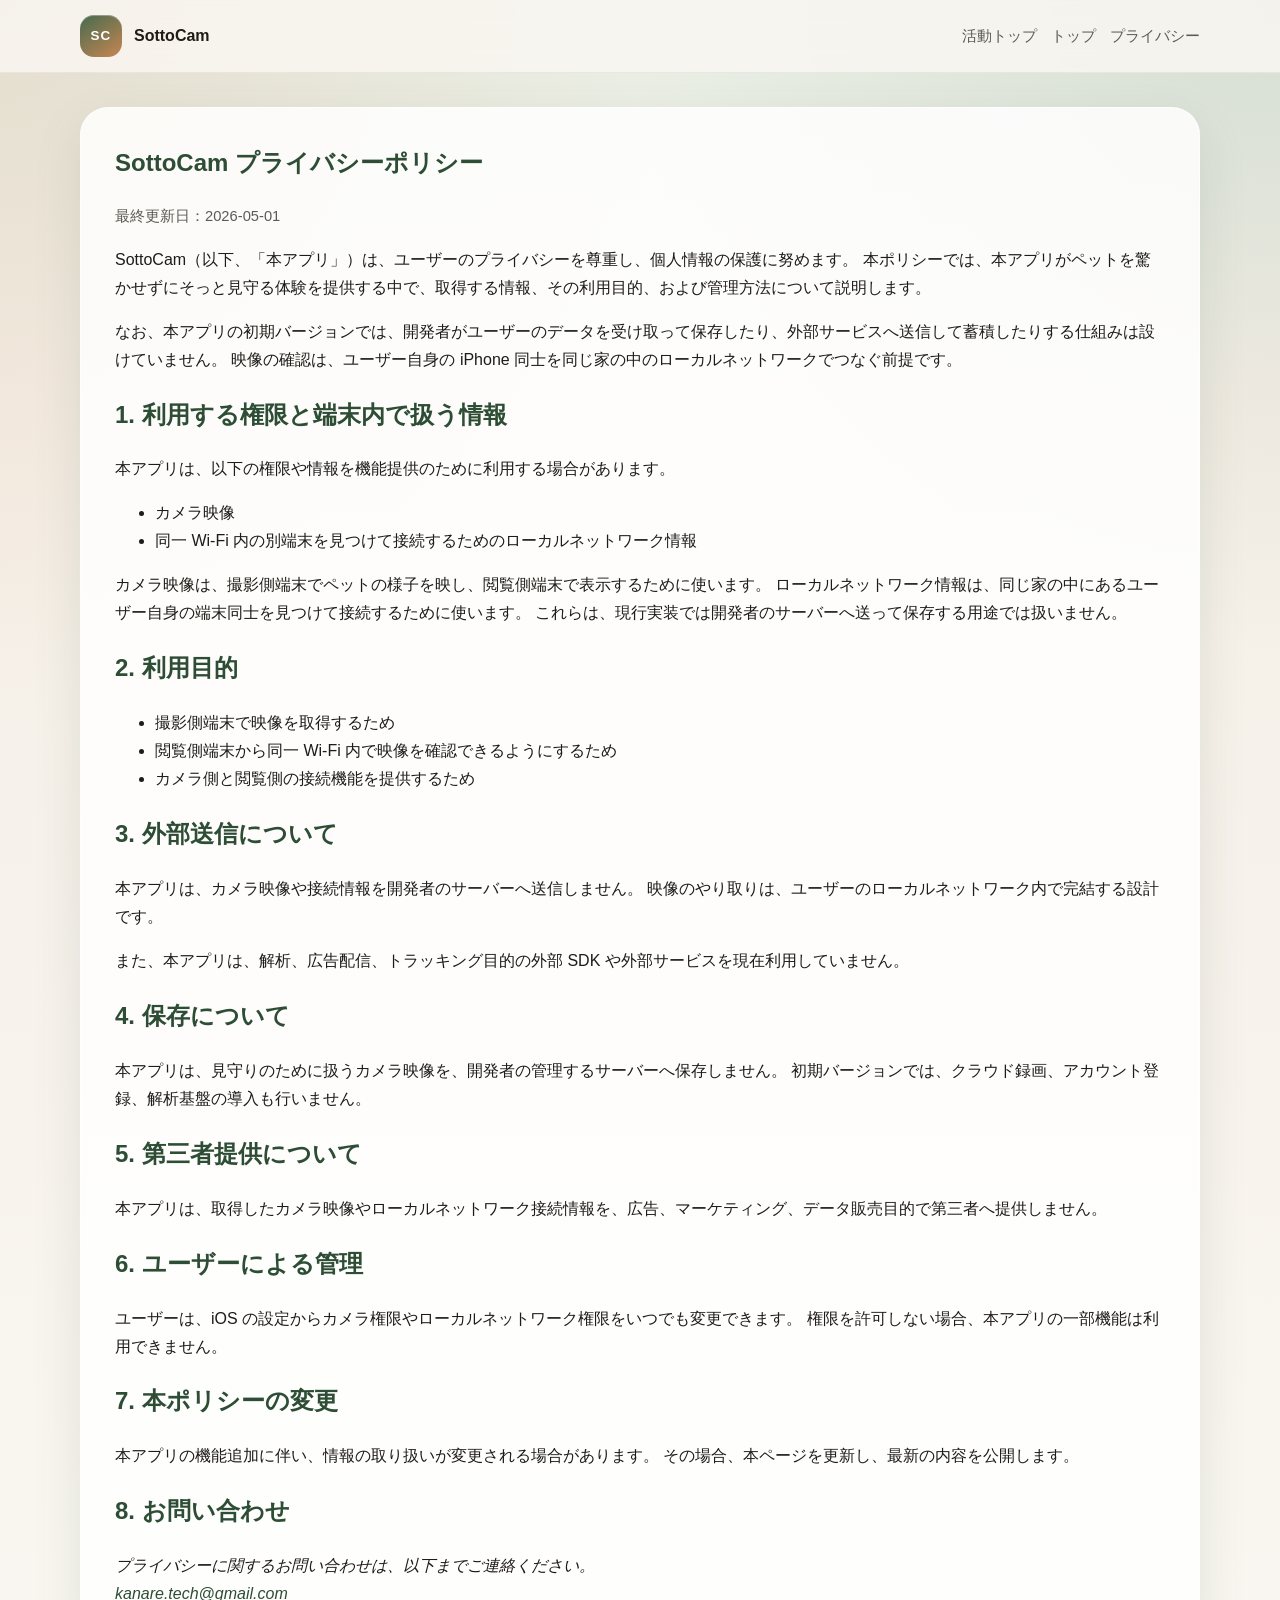
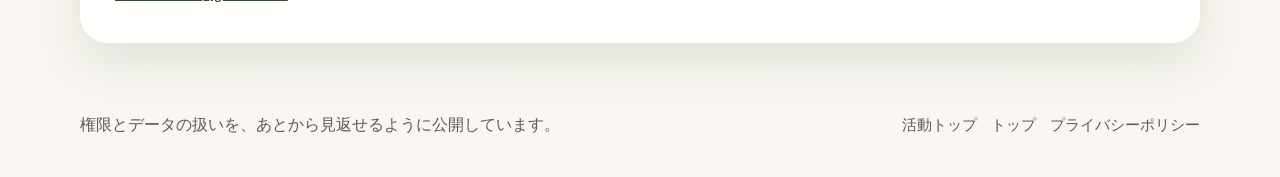
<file: sottocam/privacy.html>
<!DOCTYPE html>
<html lang="ja">
<head>
  <meta charset="UTF-8" />
  <meta name="viewport" content="width=device-width, initial-scale=1" />
  <title>SottoCam プライバシーポリシー</title>
  <meta
    name="description"
    content="SottoCam のプライバシーポリシーです。カメラ、ローカルネットワーク接続、問い合わせ方法を掲載しています。"
  />
  <meta name="robots" content="noindex,follow" />
  <link rel="canonical" href="https://kanare.work/sottocam/privacy.html" />
  <link rel="stylesheet" href="styles.css" />
</head>
<body>
  <div class="site-shell">
    <header class="site-header">
      <div class="container">
        <a class="brand" href="./">
          <span class="brand-mark" aria-hidden="true">SC</span>
          <span>SottoCam</span>
        </a>
        <nav class="header-nav" aria-label="主要メニュー">
          <a href="https://kanare.work/">活動トップ</a>
          <a href="./">トップ</a>
          <a href="./privacy.html">プライバシー</a>
        </nav>
      </div>
    </header>

    <main class="legal-page">
      <div class="container">
        <article class="legal-card">
          <h1>SottoCam プライバシーポリシー</h1>
          <p class="small-note">最終更新日：<time datetime="2026-05-01">2026-05-01</time></p>

          <p>
            SottoCam（以下、「本アプリ」）は、ユーザーのプライバシーを尊重し、個人情報の保護に努めます。
            本ポリシーでは、本アプリがペットを驚かせずにそっと見守る体験を提供する中で、取得する情報、その利用目的、および管理方法について説明します。
          </p>

          <p>
            なお、本アプリの初期バージョンでは、開発者がユーザーのデータを受け取って保存したり、外部サービスへ送信して蓄積したりする仕組みは設けていません。
            映像の確認は、ユーザー自身の iPhone 同士を同じ家の中のローカルネットワークでつなぐ前提です。
          </p>

          <h2>1. 利用する権限と端末内で扱う情報</h2>
          <p>本アプリは、以下の権限や情報を機能提供のために利用する場合があります。</p>
          <ul>
            <li>カメラ映像</li>
            <li>同一 Wi-Fi 内の別端末を見つけて接続するためのローカルネットワーク情報</li>
          </ul>

          <p>
            カメラ映像は、撮影側端末でペットの様子を映し、閲覧側端末で表示するために使います。
            ローカルネットワーク情報は、同じ家の中にあるユーザー自身の端末同士を見つけて接続するために使います。
            これらは、現行実装では開発者のサーバーへ送って保存する用途では扱いません。
          </p>

          <h2>2. 利用目的</h2>
          <ul>
            <li>撮影側端末で映像を取得するため</li>
            <li>閲覧側端末から同一 Wi-Fi 内で映像を確認できるようにするため</li>
            <li>カメラ側と閲覧側の接続機能を提供するため</li>
          </ul>

          <h2>3. 外部送信について</h2>
          <p>
            本アプリは、カメラ映像や接続情報を開発者のサーバーへ送信しません。
            映像のやり取りは、ユーザーのローカルネットワーク内で完結する設計です。
          </p>

          <p>
            また、本アプリは、解析、広告配信、トラッキング目的の外部 SDK や外部サービスを現在利用していません。
          </p>

          <h2>4. 保存について</h2>
          <p>
            本アプリは、見守りのために扱うカメラ映像を、開発者の管理するサーバーへ保存しません。
            初期バージョンでは、クラウド録画、アカウント登録、解析基盤の導入も行いません。
          </p>

          <h2>5. 第三者提供について</h2>
          <p>
            本アプリは、取得したカメラ映像やローカルネットワーク接続情報を、広告、マーケティング、データ販売目的で第三者へ提供しません。
          </p>

          <h2>6. ユーザーによる管理</h2>
          <p>
            ユーザーは、iOS の設定からカメラ権限やローカルネットワーク権限をいつでも変更できます。
            権限を許可しない場合、本アプリの一部機能は利用できません。
          </p>

          <h2>7. 本ポリシーの変更</h2>
          <p>
            本アプリの機能追加に伴い、情報の取り扱いが変更される場合があります。
            その場合、本ページを更新し、最新の内容を公開します。
          </p>

          <h2>8. お問い合わせ</h2>
          <address>
            プライバシーに関するお問い合わせは、以下までご連絡ください。<br />
            <a href="mailto:kanare.tech@gmail.com">kanare.tech@gmail.com</a>
          </address>
        </article>
      </div>
    </main>

    <footer class="site-footer">
      <div class="container">
        <p>権限とデータの扱いを、あとから見返せるように公開しています。</p>
        <nav class="footer-nav" aria-label="フッターメニュー">
          <a href="https://kanare.work/">活動トップ</a>
          <a href="./">トップ</a>
          <a href="./privacy.html">プライバシーポリシー</a>
        </nav>
      </div>
    </footer>
  </div>
</body>
</html>
</file>
<file: runact/styles.css>
:root {
  --bg: #f4f1ea;
  --bg-accent: #efe5d3;
  --surface: rgba(255, 255, 255, 0.78);
  --surface-strong: #fffdf8;
  --text: #1d211d;
  --muted: #546156;
  --line: rgba(29, 33, 29, 0.12);
  --brand: #234b34;
  --brand-soft: #d8e6da;
  --brand-strong: #163824;
  --warm: #c46f3c;
  --shadow: 0 18px 44px rgba(35, 75, 52, 0.12);
  --radius-lg: 28px;
  --radius-md: 18px;
  --radius-sm: 12px;
  --content: 1080px;
}

* {
  box-sizing: border-box;
}

html {
  scroll-behavior: smooth;
}

body {
  margin: 0;
  font-family: -apple-system, BlinkMacSystemFont, "Hiragino Sans", "Yu Gothic", sans-serif;
  color: var(--text);
  line-height: 1.7;
  background:
    radial-gradient(circle at top left, rgba(196, 111, 60, 0.16), transparent 30%),
    radial-gradient(circle at top right, rgba(35, 75, 52, 0.12), transparent 32%),
    linear-gradient(180deg, var(--bg-accent) 0%, var(--bg) 18%, #f8f6f1 100%);
}

a {
  color: var(--brand);
}

img {
  max-width: 100%;
  display: block;
}

.site-shell {
  min-height: 100vh;
}

.container {
  width: min(calc(100% - 32px), var(--content));
  margin: 0 auto;
}

.site-header {
  position: sticky;
  top: 0;
  z-index: 10;
  backdrop-filter: blur(12px);
  background: rgba(248, 246, 241, 0.82);
  border-bottom: 1px solid rgba(29, 33, 29, 0.06);
}

.site-header .container,
.site-footer .container {
  display: flex;
  align-items: center;
  justify-content: space-between;
  gap: 16px;
}

.site-header .container {
  min-height: 72px;
}

.brand {
  display: inline-flex;
  align-items: center;
  gap: 12px;
  color: var(--text);
  text-decoration: none;
  font-weight: 700;
  letter-spacing: 0.01em;
}

.brand-mark {
  width: 40px;
  height: 40px;
  border-radius: 14px;
  background: linear-gradient(145deg, var(--brand) 0%, var(--warm) 100%);
  box-shadow: inset 0 1px 0 rgba(255, 255, 255, 0.35);
  object-fit: cover;
  flex: 0 0 auto;
}

.header-nav,
.footer-nav {
  display: flex;
  flex-wrap: wrap;
  gap: 14px;
}

.header-nav a,
.footer-nav a {
  text-decoration: none;
  color: var(--muted);
  font-size: 0.95rem;
}

.header-nav a:hover,
.footer-nav a:hover,
.brand:hover {
  color: var(--brand-strong);
}

.section-intro {
  padding: 56px 0 12px;
}

.eyebrow {
  display: inline-flex;
  align-items: center;
  gap: 8px;
  margin: 0;
  padding: 8px 12px;
  border-radius: 999px;
  background: rgba(35, 75, 52, 0.09);
  color: var(--brand-strong);
  font-size: 0.9rem;
  font-weight: 600;
}

.section-intro-body h1 {
  margin: 18px 0 16px;
  font-size: clamp(2rem, 3.4vw, 3.6rem);
  line-height: 1.08;
  letter-spacing: -0.03em;
}

.section-intro-body .lead {
  margin: 0;
  font-size: clamp(1.02rem, 1.8vw, 1.22rem);
  color: var(--muted);
}

.cta-row {
  display: flex;
  flex-wrap: wrap;
  gap: 12px;
  margin-top: 26px;
}

.button {
  display: inline-flex;
  align-items: center;
  justify-content: center;
  gap: 8px;
  min-height: 48px;
  padding: 0 18px;
  border-radius: 999px;
  border: 1px solid transparent;
  font-weight: 700;
  text-decoration: none;
  transition: transform 0.18s ease, box-shadow 0.18s ease, background-color 0.18s ease;
}

.button:hover {
  transform: translateY(-1px);
}

.button-primary {
  background: var(--brand);
  color: #fff;
  box-shadow: 0 12px 28px rgba(35, 75, 52, 0.2);
}

.button-primary:hover {
  background: var(--brand-strong);
}

.button-secondary {
  background: rgba(255, 255, 255, 0.8);
  border-color: rgba(35, 75, 52, 0.12);
  color: var(--brand);
}

.button-secondary:hover {
  background: #fff;
}

.section-card {
  background: var(--surface);
  border: 1px solid rgba(255, 255, 255, 0.6);
  border-radius: var(--radius-lg);
  box-shadow: var(--shadow);
}

.section-card-media {
  overflow: hidden;
  margin-top: 24px;
  padding: 26px;
}

.shot-grid {
  display: grid;
  align-items: start;
}

.shot-grid-three {
  grid-template-columns: repeat(3, minmax(0, 1fr));
  gap: 16px;
}

.shot-grid-compare {
  grid-template-columns: repeat(2, minmax(220px, 280px));
  justify-content: center;
  gap: 18px;
  margin-top: 18px;
}

.shot-frame {
  margin: 0;
  display: grid;
  gap: 6px;
  justify-items: center;
}

.shot-caption {
  margin: 0;
  color: var(--brand-strong);
  font-size: 0.9rem;
  font-weight: 700;
  line-height: 1.45;
  text-align: center;
}

.shot-frame img {
  width: 100%;
  height: auto;
  border-radius: 18px;
  aspect-ratio: 996 / 2006;
  object-fit: cover;
}

.meta-grid,
.section-grid,
.trust-grid {
  display: grid;
  gap: 18px;
  margin: 0;
  padding: 0;
  list-style: none;
}

.meta-grid {
  grid-template-columns: repeat(3, minmax(0, 1fr));
  margin-top: 18px;
}

.section-meta-grid {
  margin-top: 0;
}

.meta-item,
.feature,
.link-card,
.trust-item {
  padding: 18px;
  border-radius: var(--radius-md);
  background: rgba(255, 255, 255, 0.74);
  border: 1px solid rgba(29, 33, 29, 0.06);
}

.meta-item dt,
.feature h3,
.link-card h3,
.trust-item h3 {
  display: block;
  margin-bottom: 8px;
}

.meta-item dt,
.meta-item dd {
  margin: 0;
}

.meta-item dd {
  color: var(--muted);
}

.section {
  padding: 22px 0 30px;
}

.section-head {
  margin-top: 10px;
  margin-bottom: 10px;
}

.section-head h2 {
  margin: 0 0 10px;
  font-size: clamp(1.7rem, 2.4vw, 2.5rem);
  line-height: 1.15;
}

.section-head p {
  margin: 0;
  color: var(--muted);
  max-width: 48rem;
}

.section-grid-one {
  grid-template-columns: minmax(0, 1fr);
}

.section-grid-two {
  grid-template-columns: repeat(2, minmax(0, 1fr));
}

.trust-grid {
  grid-template-columns: repeat(3, minmax(0, 1fr));
}

.feature p,
.link-card p,
.trust-item p,
.section-card p,
.section-card li,
.rich-text p,
.rich-text li {
  color: var(--muted);
}

.section-band {
  padding: 30px 0;
}

.band-card {
  padding: 28px;
  border-radius: var(--radius-lg);
  background: linear-gradient(135deg, rgba(35, 75, 52, 0.95), rgba(23, 34, 28, 0.92));
  color: white;
  box-shadow: var(--shadow);
}

.band-card p,
.band-card li {
  color: rgba(255, 255, 255, 0.82);
}

.section-layout {
  display: grid;
  grid-template-columns: minmax(0, 760px);
  gap: 24px;
  align-items: start;
  justify-content: center;
}

.section-layout-wide {
  grid-template-columns: minmax(0, 1fr);
}

.section-card {
  padding: 28px;
}

.section-card h2 {
  margin-top: 0;
  font-size: 1.5rem;
}

.section-card h3 {
  margin-top: 16px;
  margin-bottom: 24px;
  font-size: 1.08rem;
}

.section-card ul {
  padding-left: 18px;
}

.site-footer {
  margin-top: 36px;
  padding: 28px 0 36px;
  border-top: 1px solid rgba(29, 33, 29, 0.08);
}

.site-footer p {
  margin: 0;
  color: var(--muted);
  font-size: 0.92rem;
}

.legal-page {
  padding: 34px 0 44px;
}

.legal-card {
  padding: 28px;
}

.legal-card h1 {
  margin-top: 0;
  font-size: clamp(2rem, 3vw, 2.8rem);
}

.legal-card h2 {
  margin-top: 30px;
  padding-bottom: 8px;
  border-bottom: 1px solid var(--line);
  font-size: 1.12rem;
}

.legal-card code {
  font-family: SFMono-Regular, Menlo, Consolas, monospace;
  font-size: 0.95em;
}

.small-note {
  margin: 0;
  color: var(--muted);
  font-size: 0.92rem;
}

address {
  font-style: normal;
}

main address {
  margin: 1em 0;
}

address.small-note {
  margin: 0;
}

@media (max-width: 960px) {
  .section-layout,
  .section-grid-two,
  .trust-grid {
    grid-template-columns: 1fr;
  }

  .shot-grid-three,
  .shot-grid-compare {
    grid-template-columns: 1fr;
    max-width: 320px;
    margin: 0 auto;
  }

  .section-card-media {
    padding: 20px;
  }
}

@media (max-width: 720px) {
  .meta-grid {
    grid-template-columns: 1fr;
  }

  .site-header .container,
  .site-footer .container {
    flex-direction: column;
    align-items: flex-start;
    padding: 12px 0;
  }

  .section-intro {
    padding-top: 30px;
  }

  .band-card,
  .section-card,
  .legal-card {
    padding: 20px;
  }

  .container {
    width: min(calc(100% - 24px), var(--content));
  }
}
</file>
<file: sottocam/styles.css>
:root {
  --bg: #f5efe7;
  --bg-accent: #e8efe6;
  --surface: rgba(255, 255, 255, 0.84);
  --surface-strong: #fffdfa;
  --text: #1f1b17;
  --muted: #5c5a54;
  --line: rgba(31, 27, 23, 0.1);
  --brand: #466b4f;
  --brand-strong: #2d4d35;
  --brand-soft: #dfeadf;
  --warm: #c78652;
  --shadow: 0 20px 48px rgba(70, 107, 79, 0.14);
  --radius-lg: 28px;
  --radius-md: 18px;
  --radius-sm: 12px;
  --content: 1120px;
}

* {
  box-sizing: border-box;
}

html {
  scroll-behavior: smooth;
}

body {
  margin: 0;
  color: var(--text);
  line-height: 1.75;
  font-family: -apple-system, BlinkMacSystemFont, "Hiragino Sans", "Yu Gothic", sans-serif;
  background:
    radial-gradient(circle at top left, rgba(199, 134, 82, 0.16), transparent 32%),
    radial-gradient(circle at top right, rgba(70, 107, 79, 0.12), transparent 30%),
    linear-gradient(180deg, var(--bg-accent) 0%, var(--bg) 22%, #faf7f2 100%);
}

a {
  color: var(--brand-strong);
}

.site-shell {
  min-height: 100vh;
}

.container {
  width: min(calc(100% - 32px), var(--content));
  margin: 0 auto;
}

.site-header {
  position: sticky;
  top: 0;
  z-index: 10;
  backdrop-filter: blur(12px);
  background: rgba(250, 247, 242, 0.82);
  border-bottom: 1px solid rgba(31, 27, 23, 0.06);
}

.site-header .container,
.site-footer .container {
  display: flex;
  align-items: center;
  justify-content: space-between;
  gap: 16px;
}

.site-header .container {
  min-height: 72px;
}

.brand {
  display: inline-flex;
  align-items: center;
  gap: 12px;
  color: var(--text);
  font-weight: 700;
  text-decoration: none;
}

.brand-mark {
  display: inline-flex;
  align-items: center;
  justify-content: center;
  width: 42px;
  height: 42px;
  border-radius: 14px;
  background: linear-gradient(145deg, var(--brand) 0%, var(--warm) 100%);
  color: #fff;
  box-shadow: inset 0 1px 0 rgba(255, 255, 255, 0.32);
  font-size: 0.84rem;
  letter-spacing: 0.08em;
}

.header-nav,
.footer-nav {
  display: flex;
  flex-wrap: wrap;
  gap: 14px;
}

.header-nav a,
.footer-nav a {
  color: var(--muted);
  font-size: 0.95rem;
  text-decoration: none;
}

.header-nav a:hover,
.footer-nav a:hover,
.brand:hover {
  color: var(--brand-strong);
}

.hero {
  padding: 56px 0 18px;
}

.hero-grid {
  display: grid;
  grid-template-columns: minmax(0, 1.5fr) minmax(280px, 0.9fr);
  gap: 24px;
  align-items: stretch;
}

.hero-copy,
.panel-card,
.card,
.legal-card {
  background: var(--surface);
  border: 1px solid rgba(255, 255, 255, 0.6);
  border-radius: var(--radius-lg);
  box-shadow: var(--shadow);
}

.hero-copy {
  padding: 34px;
}

.hero-copy h1 {
  margin: 18px 0 16px;
  font-size: clamp(2rem, 3.8vw, 3.8rem);
  line-height: 1.08;
  letter-spacing: -0.03em;
}

.eyebrow {
  display: inline-flex;
  align-items: center;
  margin: 0;
  padding: 8px 12px;
  border-radius: 999px;
  background: rgba(70, 107, 79, 0.1);
  color: var(--brand-strong);
  font-size: 0.9rem;
  font-weight: 700;
}

.lead {
  margin: 0;
  font-size: clamp(1.02rem, 1.8vw, 1.22rem);
  color: var(--muted);
}

.panel-card,
.card {
  padding: 28px;
}

.hero-panel {
  display: flex;
}

.hero-panel .panel-card {
  width: 100%;
}

.cta-row {
  display: flex;
  flex-wrap: wrap;
  gap: 12px;
  margin-top: 26px;
}

.button {
  display: inline-flex;
  align-items: center;
  justify-content: center;
  min-height: 48px;
  padding: 0 18px;
  border-radius: 999px;
  border: 1px solid transparent;
  font-weight: 700;
  text-decoration: none;
}

.button-primary {
  background: var(--brand);
  color: #fff;
  box-shadow: 0 12px 28px rgba(70, 107, 79, 0.2);
}

.button-secondary {
  background: rgba(255, 255, 255, 0.84);
  border-color: rgba(70, 107, 79, 0.16);
  color: var(--brand);
}

.button-disabled {
  opacity: 0.78;
  cursor: default;
}

.section {
  padding: 20px 0 22px;
}

.section-soft {
  padding-top: 10px;
}

.section-head {
  margin-bottom: 18px;
}

.section-head h2 {
  margin: 0 0 8px;
  font-size: clamp(1.5rem, 2.2vw, 2rem);
}

.section-head p {
  margin: 0;
  color: var(--muted);
}

.grid {
  display: grid;
  gap: 18px;
}

.grid-two {
  grid-template-columns: repeat(2, minmax(0, 1fr));
}

.grid-three {
  grid-template-columns: repeat(3, minmax(0, 1fr));
}

.card h3,
.panel-card h2,
.legal-card h1,
.legal-card h2 {
  color: var(--brand-strong);
}

.card h3,
.panel-card h2 {
  margin-top: 0;
}

.bullet-list,
.check-list {
  margin: 0;
  padding-left: 1.2rem;
}

.small-note {
  color: var(--muted);
  font-size: 0.92rem;
}

.legal-page {
  padding: 34px 0 40px;
}

.legal-card {
  padding: 34px;
}

.legal-card h1 {
  margin-top: 0;
}

.site-footer {
  padding: 28px 0 38px;
}

.site-footer p {
  margin: 0;
  color: var(--muted);
}

@media (max-width: 920px) {
  .hero-grid,
  .grid-two,
  .grid-three {
    grid-template-columns: 1fr;
  }

  .site-header .container,
  .site-footer .container {
    align-items: flex-start;
    flex-direction: column;
  }
}

@media (max-width: 640px) {
  .hero {
    padding-top: 28px;
  }

  .hero-copy,
  .panel-card,
  .card,
  .legal-card {
    padding: 22px;
    border-radius: 22px;
  }

  .container {
    width: min(calc(100% - 24px), var(--content));
  }
}
</file>
